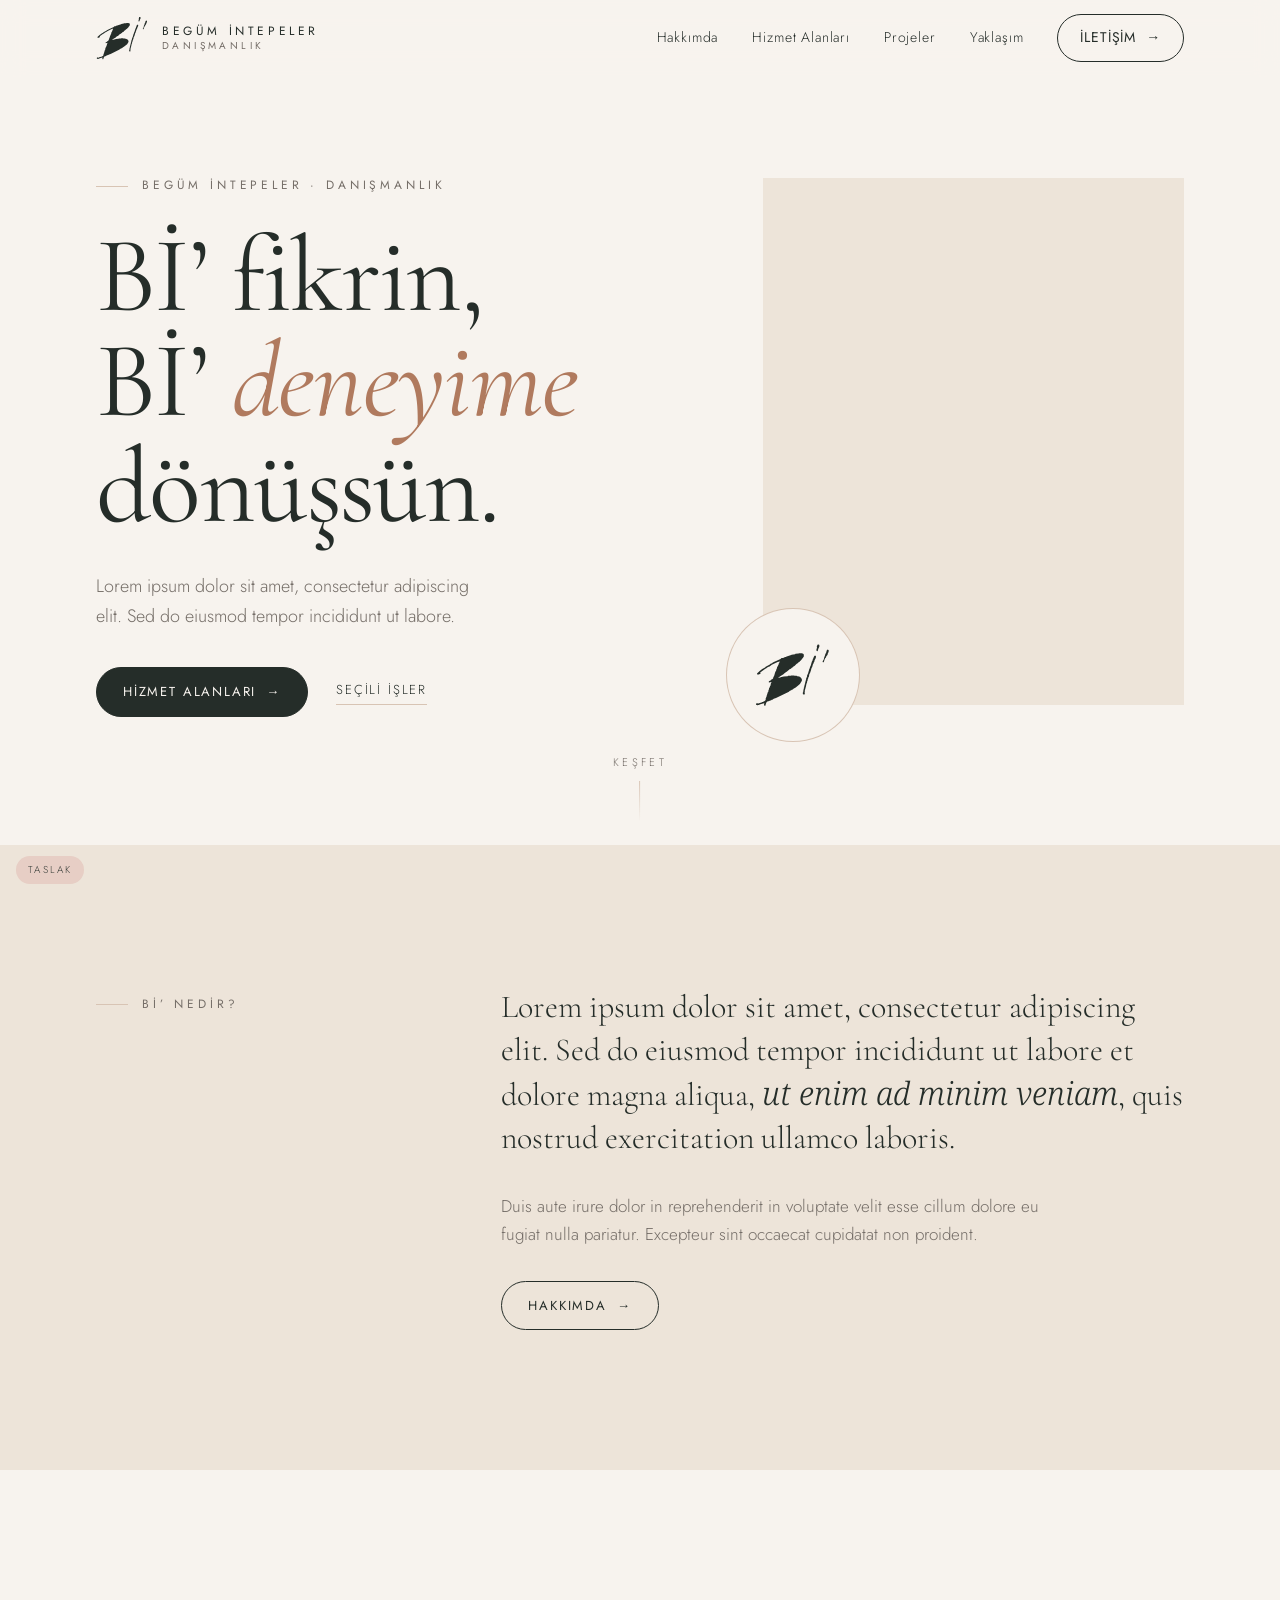
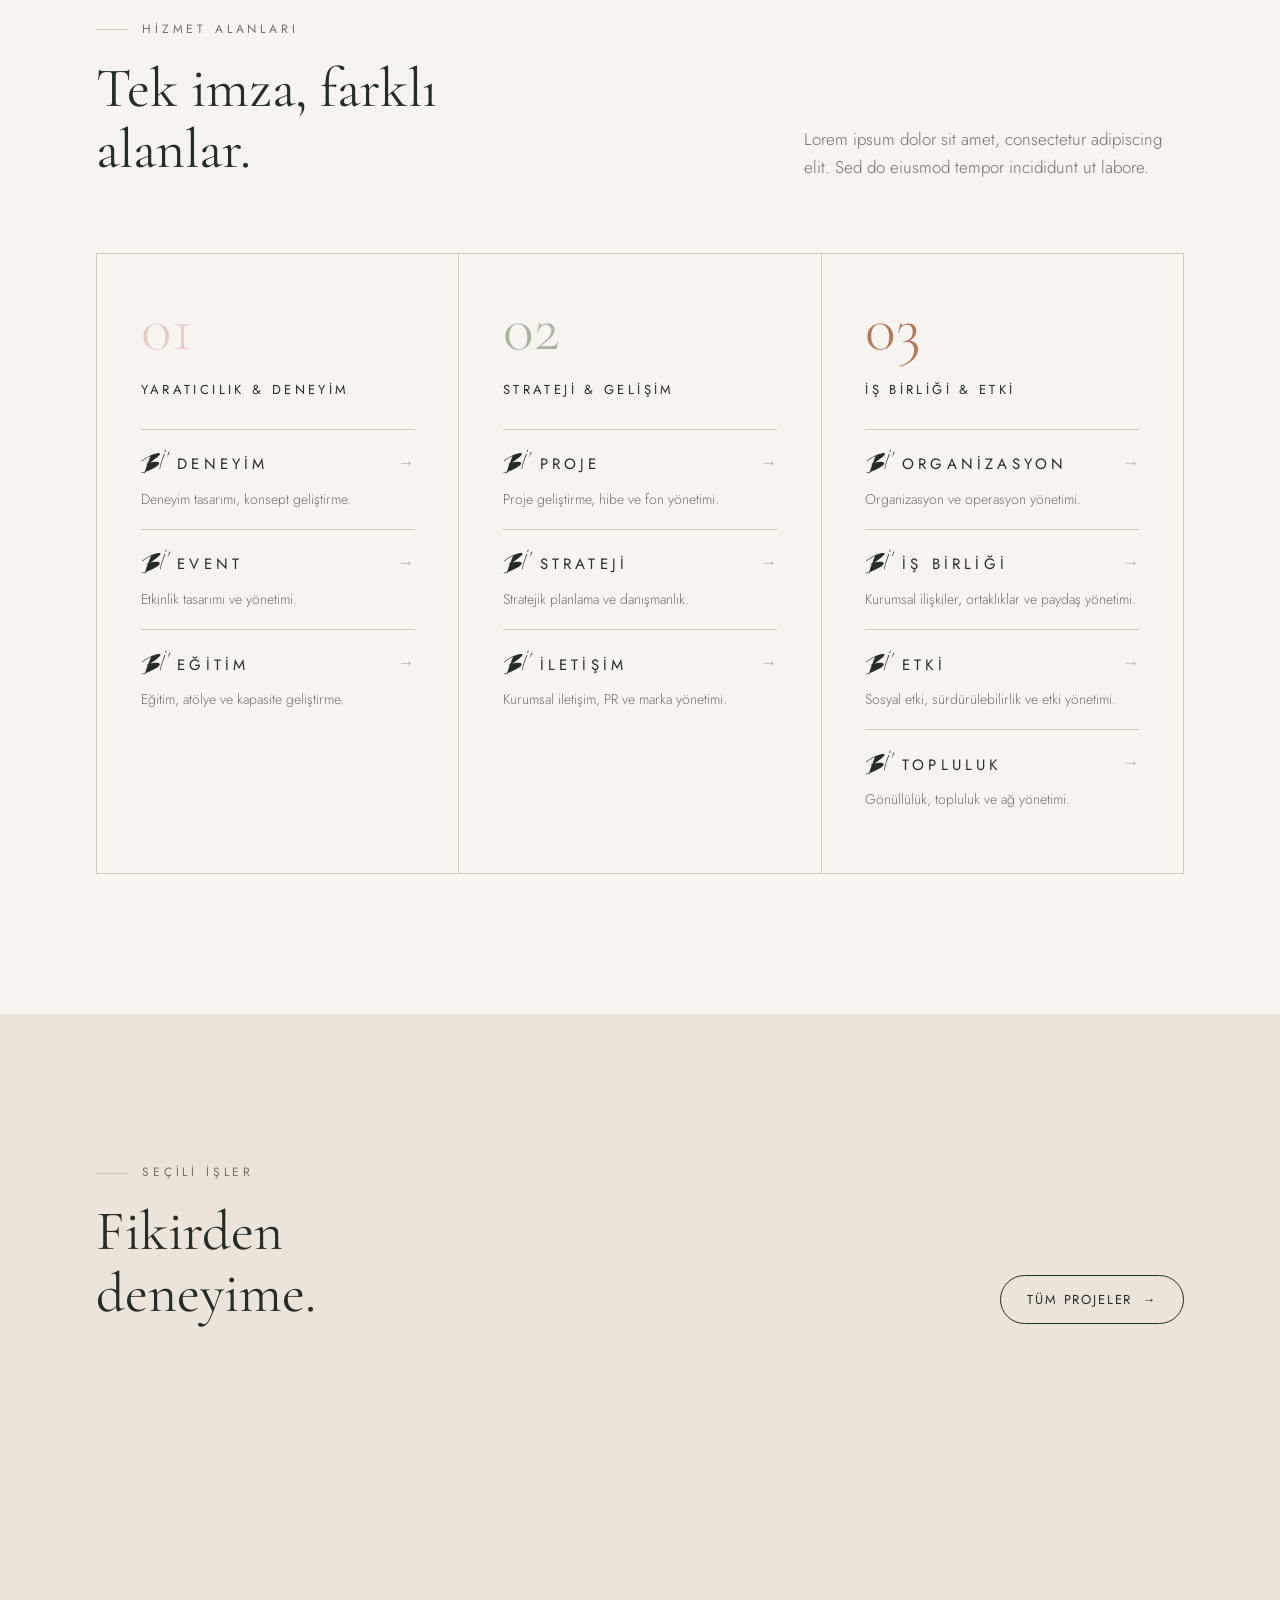
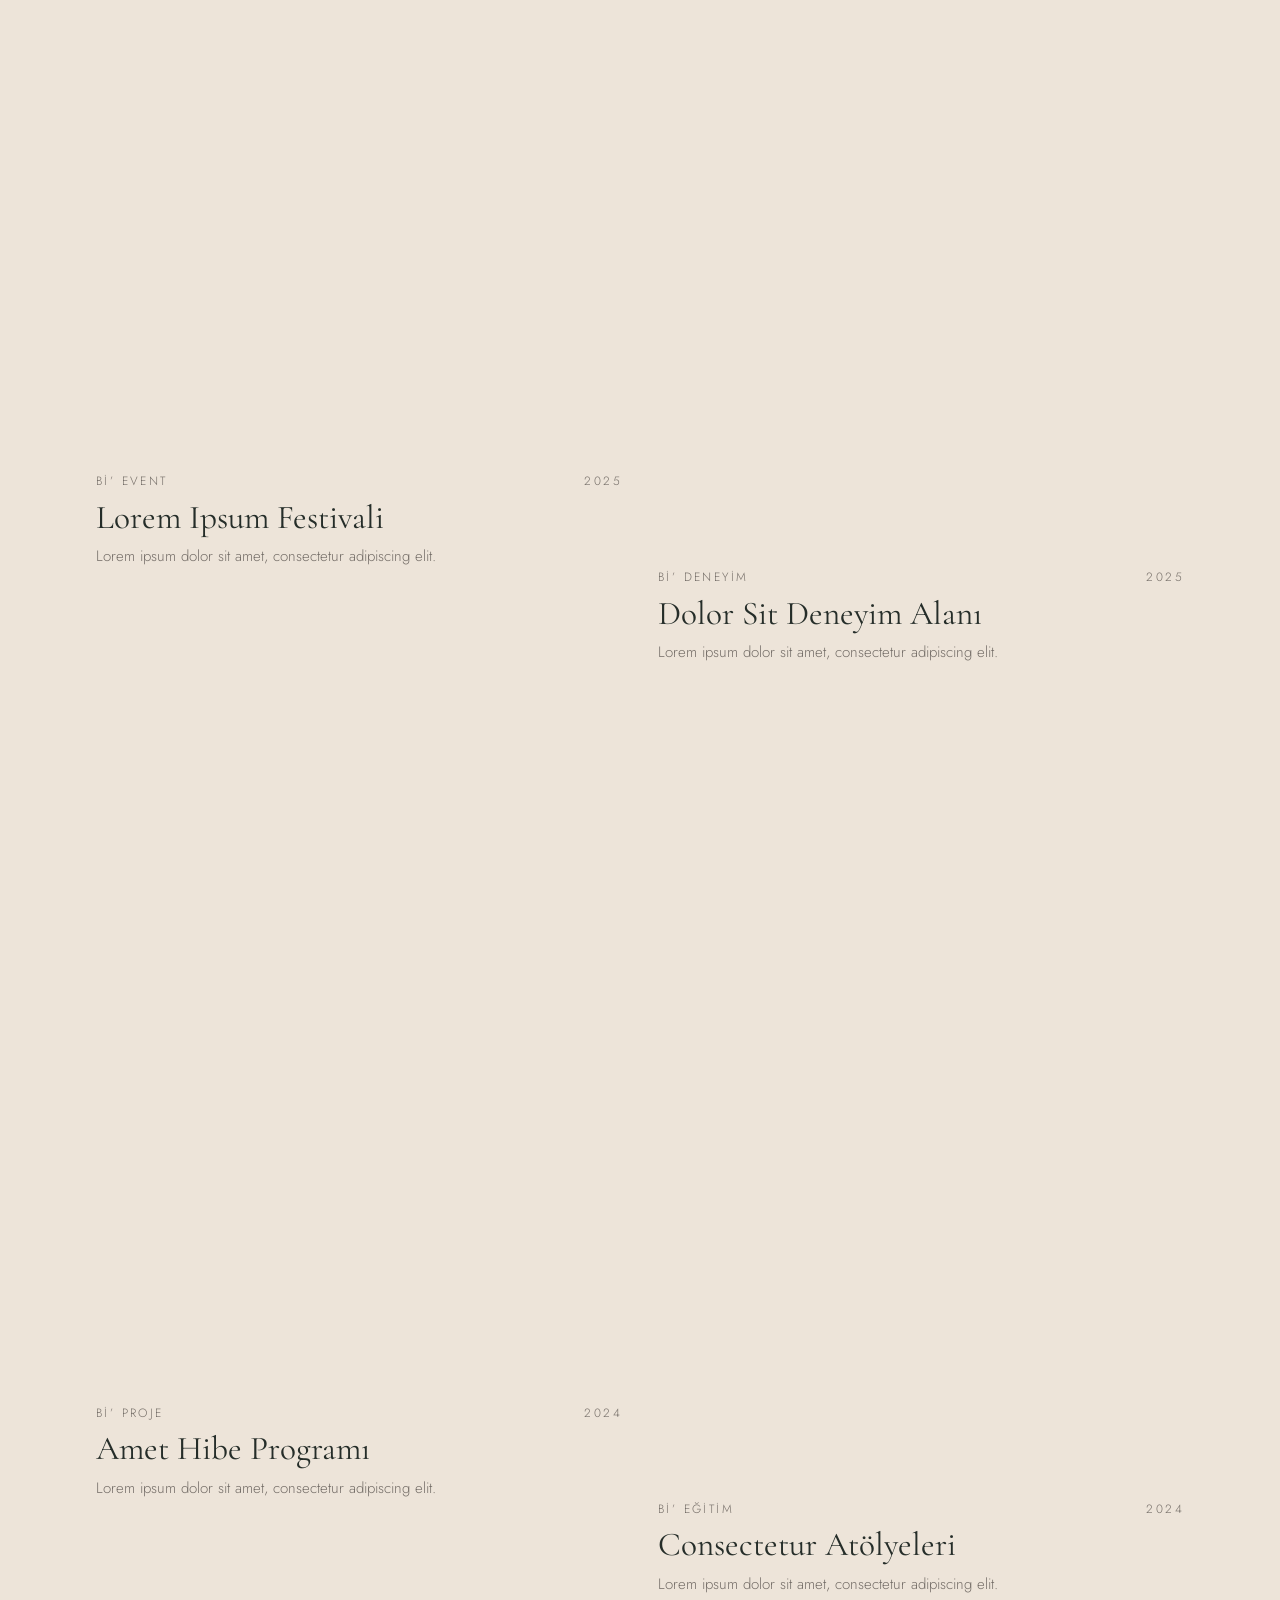
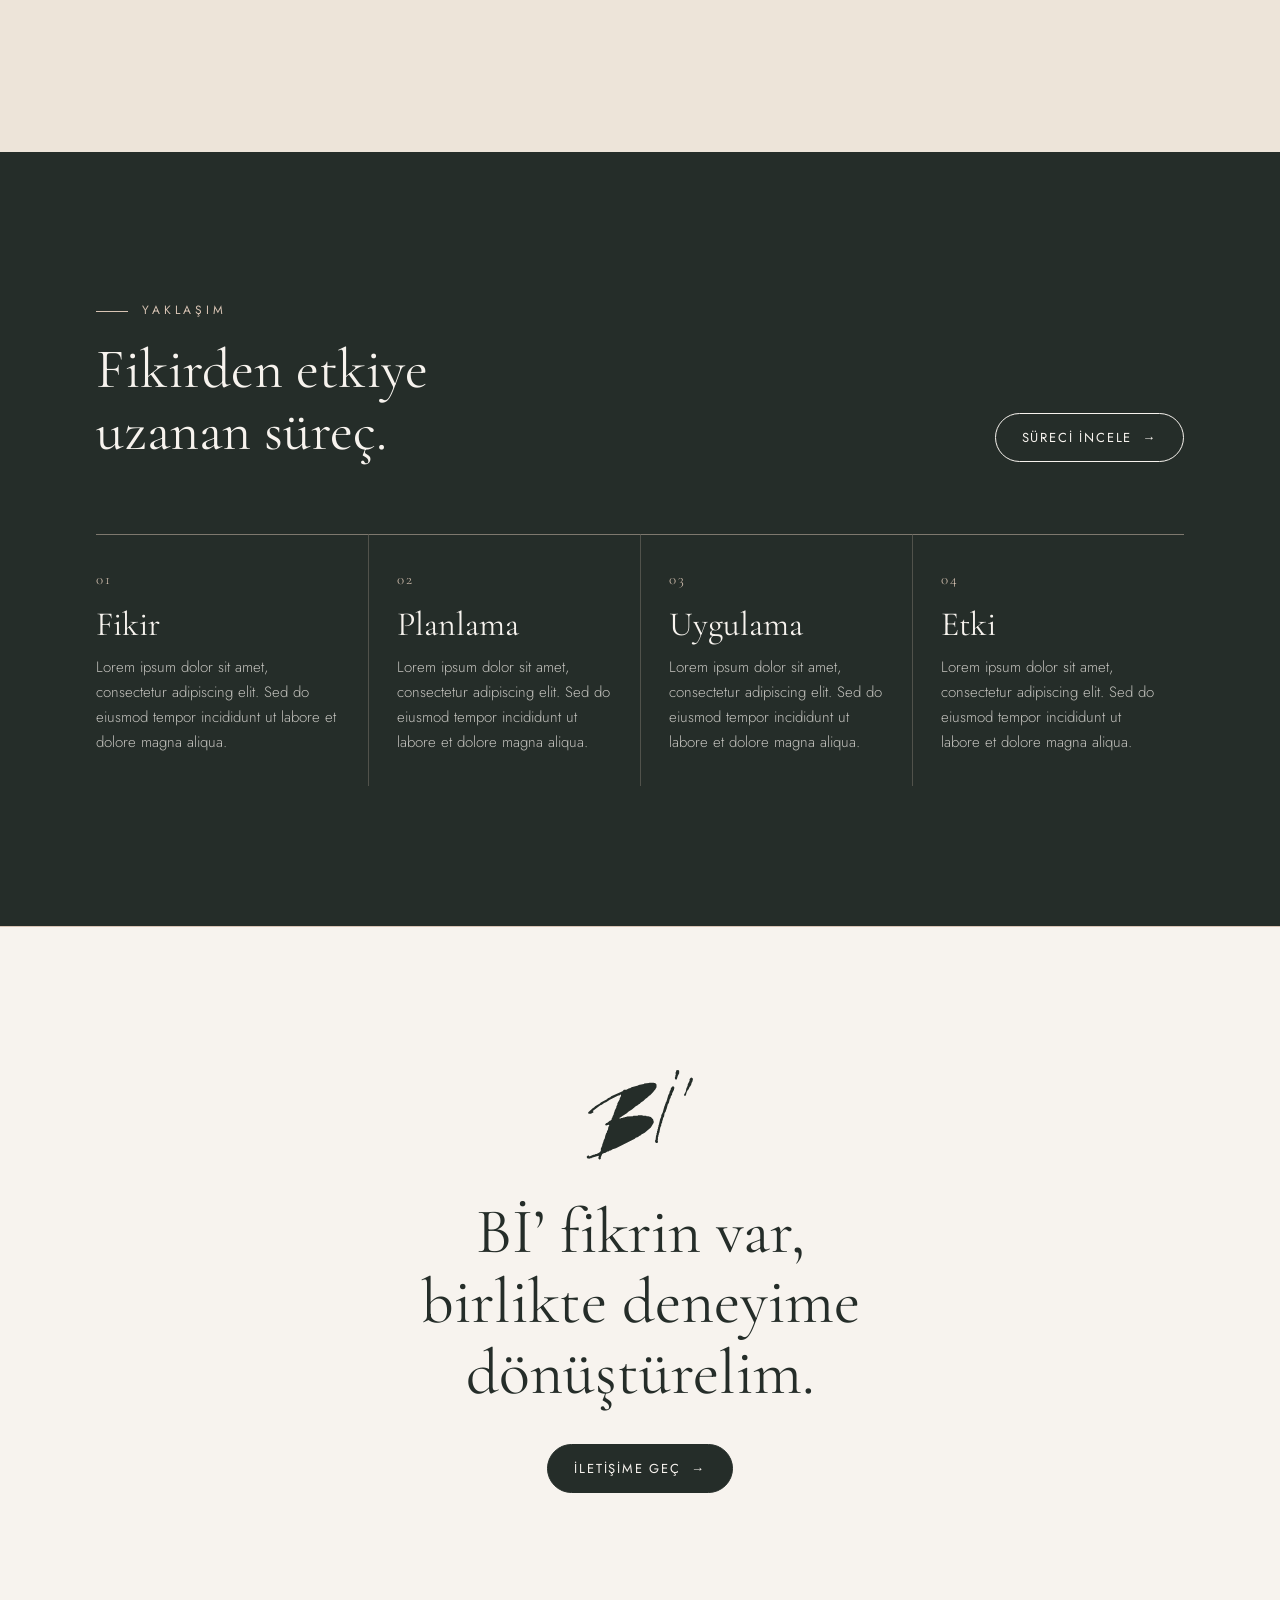
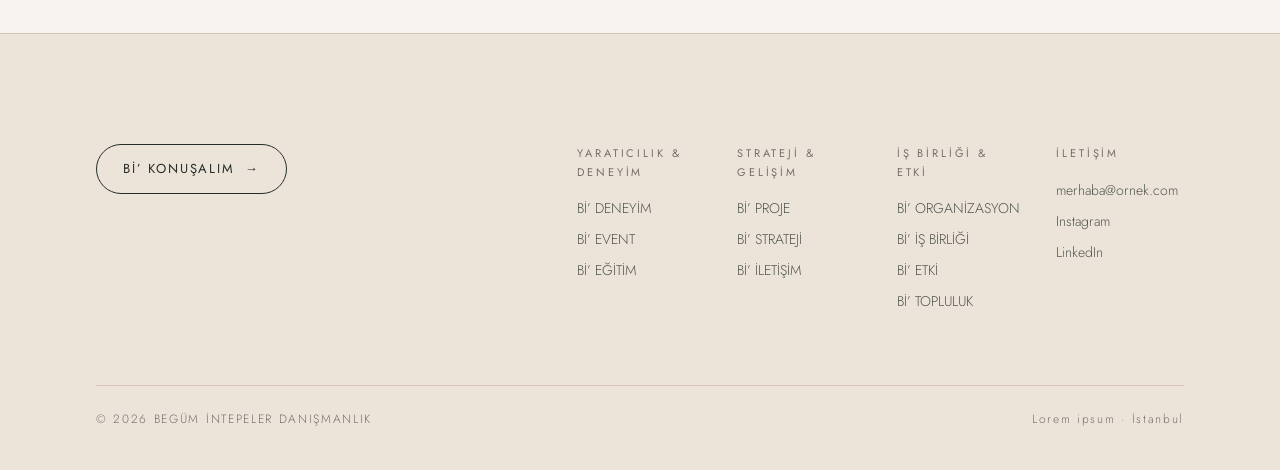
<file: index.html>
<!doctype html>
<html lang="tr">
<head>
  <meta charset="utf-8">
  <meta name="viewport" content="width=device-width, initial-scale=1">
  <title>Bİ’ — Begüm İntepeler Danışmanlık</title>
  <meta name="description" content="Bİ’ fikrin, Bİ’ deneyime dönüşsün. Begüm İntepeler Danışmanlık.">
  <link rel="icon" href="assets/img/bi-monogram.svg">
  <link rel="preconnect" href="https://fonts.googleapis.com">
  <link rel="preconnect" href="https://fonts.gstatic.com" crossorigin>
  <link href="https://fonts.googleapis.com/css2?family=Cormorant+Garamond:ital,wght@0,400;0,500;1,400&family=Jost:wght@300;400&family=Noto+Serif:ital@1&display=swap" rel="stylesheet">
  <link rel="stylesheet" href="assets/css/style.css">
</head>
<body data-page="home" data-render="home">
  <div id="site-header"></div>

  <main>
    <!-- İlk ekran: büyük Bİ’ imzası + ad + slogan -->
    <section class="hero2">
      <div class="wrap hero2__grid">
        <div class="hero2__text">
          <span class="eyebrow fade-up">Begüm İntepeler · Danışmanlık</span>
          <h1 class="hero2__slogan">
            <span class="line fade-up" style="animation-delay:.15s">Bİ’ fikrin,</span>
            <span class="line fade-up" style="animation-delay:.35s">Bİ’ <em>deneyime</em></span>
            <span class="line fade-up" style="animation-delay:.55s">dönüşsün.</span>
          </h1>
          <p class="hero2__lead fade-up" style="animation-delay:.8s">Lorem ipsum dolor sit amet, consectetur adipiscing elit. Sed do eiusmod tempor incididunt ut labore.</p>
          <div class="hero2__cta fade-up" style="animation-delay:.95s">
            <a href="hizmetler.html" class="btn btn--fill">Hizmet alanları <span class="arr">→</span></a>
            <a href="projeler.html" class="link-u">Seçili işler</a>
          </div>
        </div>
        <div class="hero2__media fade-up" style="animation-delay:.4s">
          <div class="ph ph--tall tone-5" data-label="Fotoğraf" style="--img:url(https://picsum.photos/id/7/1000/1250)"></div>
          <span class="hero2__sig"><span class="sig sig-draw" style="animation-delay:.9s" role="img" aria-label="Bİ’"></span></span>
        </div>
      </div>
      <div class="hero__scroll">KEŞFET</div>
    </section>

    <!-- Kısa marka tanımı -->
    <section class="section section--sand">
      <div class="wrap split">
        <div class="reveal"><span class="eyebrow">Bİ’ nedir?</span></div>
        <div>
          <p class="lead reveal">Lorem ipsum dolor sit amet, consectetur adipiscing elit. Sed do eiusmod tempor incididunt ut labore et dolore magna aliqua, <em class="italic">ut enim ad minim veniam</em>, quis nostrud exercitation ullamco laboris.</p>
          <p class="muted reveal" style="max-width:56ch">Duis aute irure dolor in reprehenderit in voluptate velit esse cillum dolore eu fugiat nulla pariatur. Excepteur sint occaecat cupidatat non proident.</p>
          <a href="hakkimda.html" class="btn reveal" style="margin-top:16px">Hakkımda <span class="arr">→</span></a>
        </div>
      </div>
    </section>

    <!-- Hizmet alanları: üç grup -->
    <section class="section">
      <div class="wrap">
        <div class="section-head">
          <div class="reveal">
            <span class="eyebrow">Hizmet alanları</span>
            <h2 class="h2">Tek imza, farklı alanlar.</h2>
          </div>
          <p class="muted reveal" style="max-width:38ch;margin:0">Lorem ipsum dolor sit amet, consectetur adipiscing elit. Sed do eiusmod tempor incididunt ut labore.</p>
        </div>
        <div id="home-groups"></div>
      </div>
    </section>

    <!-- Seçili işler -->
    <section class="section section--sand">
      <div class="wrap">
        <div class="section-head">
          <div class="reveal">
            <span class="eyebrow">Seçili işler</span>
            <h2 class="h2">Fikirden deneyime.</h2>
          </div>
          <a href="projeler.html" class="btn reveal">Tüm projeler <span class="arr">→</span></a>
        </div>
        <div class="works works--stagger" id="home-works"></div>
      </div>
    </section>

    <!-- Yaklaşım -->
    <section class="section section--ink">
      <div class="wrap">
        <div class="section-head">
          <div class="reveal">
            <span class="eyebrow">Yaklaşım</span>
            <h2 class="h2">Fikirden etkiye uzanan süreç.</h2>
          </div>
          <a href="yaklasim.html" class="btn reveal">Süreci incele <span class="arr">→</span></a>
        </div>
        <div id="home-steps"></div>
      </div>
    </section>

    <!-- Çağrı -->
    <section class="section cta">
      <div class="wrap reveal">
        <span class="sig" aria-hidden="true"></span>
        <h2>Bİ’ fikrin var, birlikte deneyime dönüştürelim.</h2>
        <a href="iletisim.html" class="btn btn--fill">İletişime geç <span class="arr">→</span></a>
      </div>
    </section>
  </main>

  <div id="site-footer"></div>
  <script src="assets/js/main.js"></script>
</body>
</html>
</file>
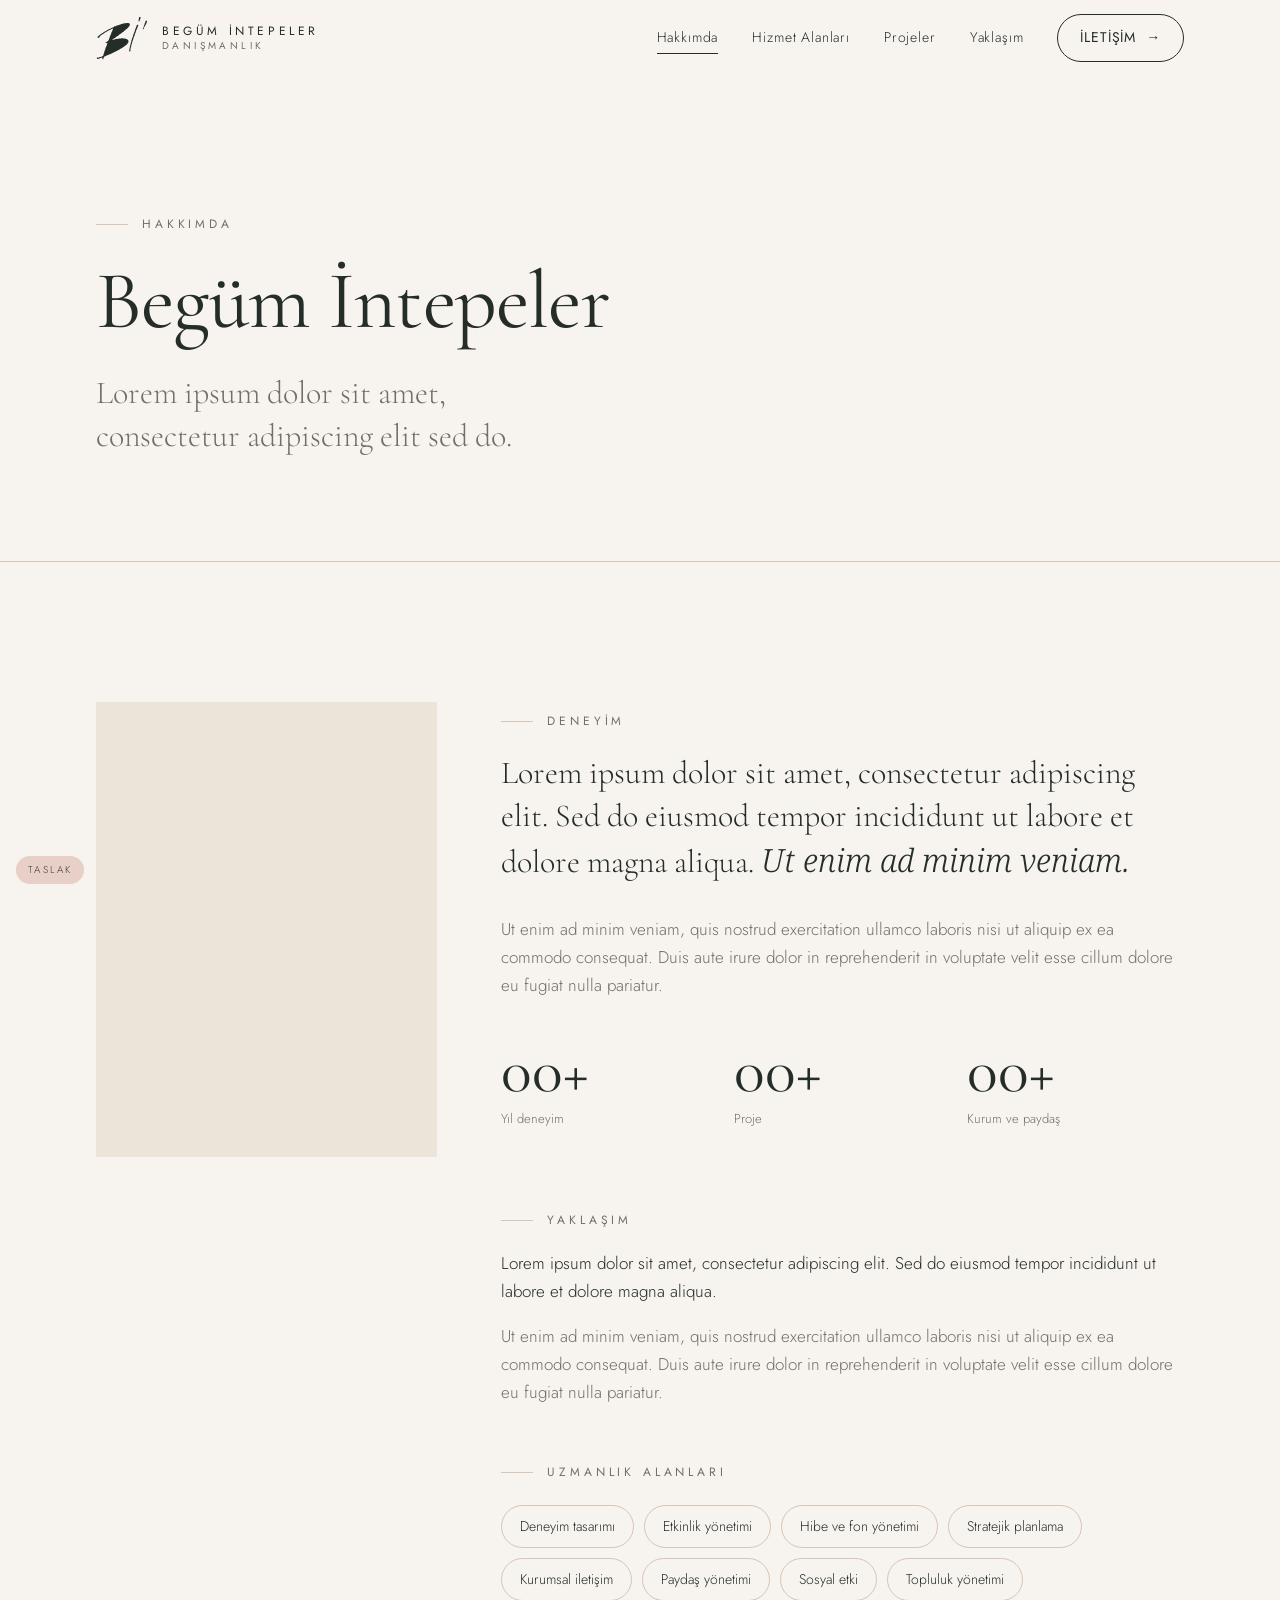
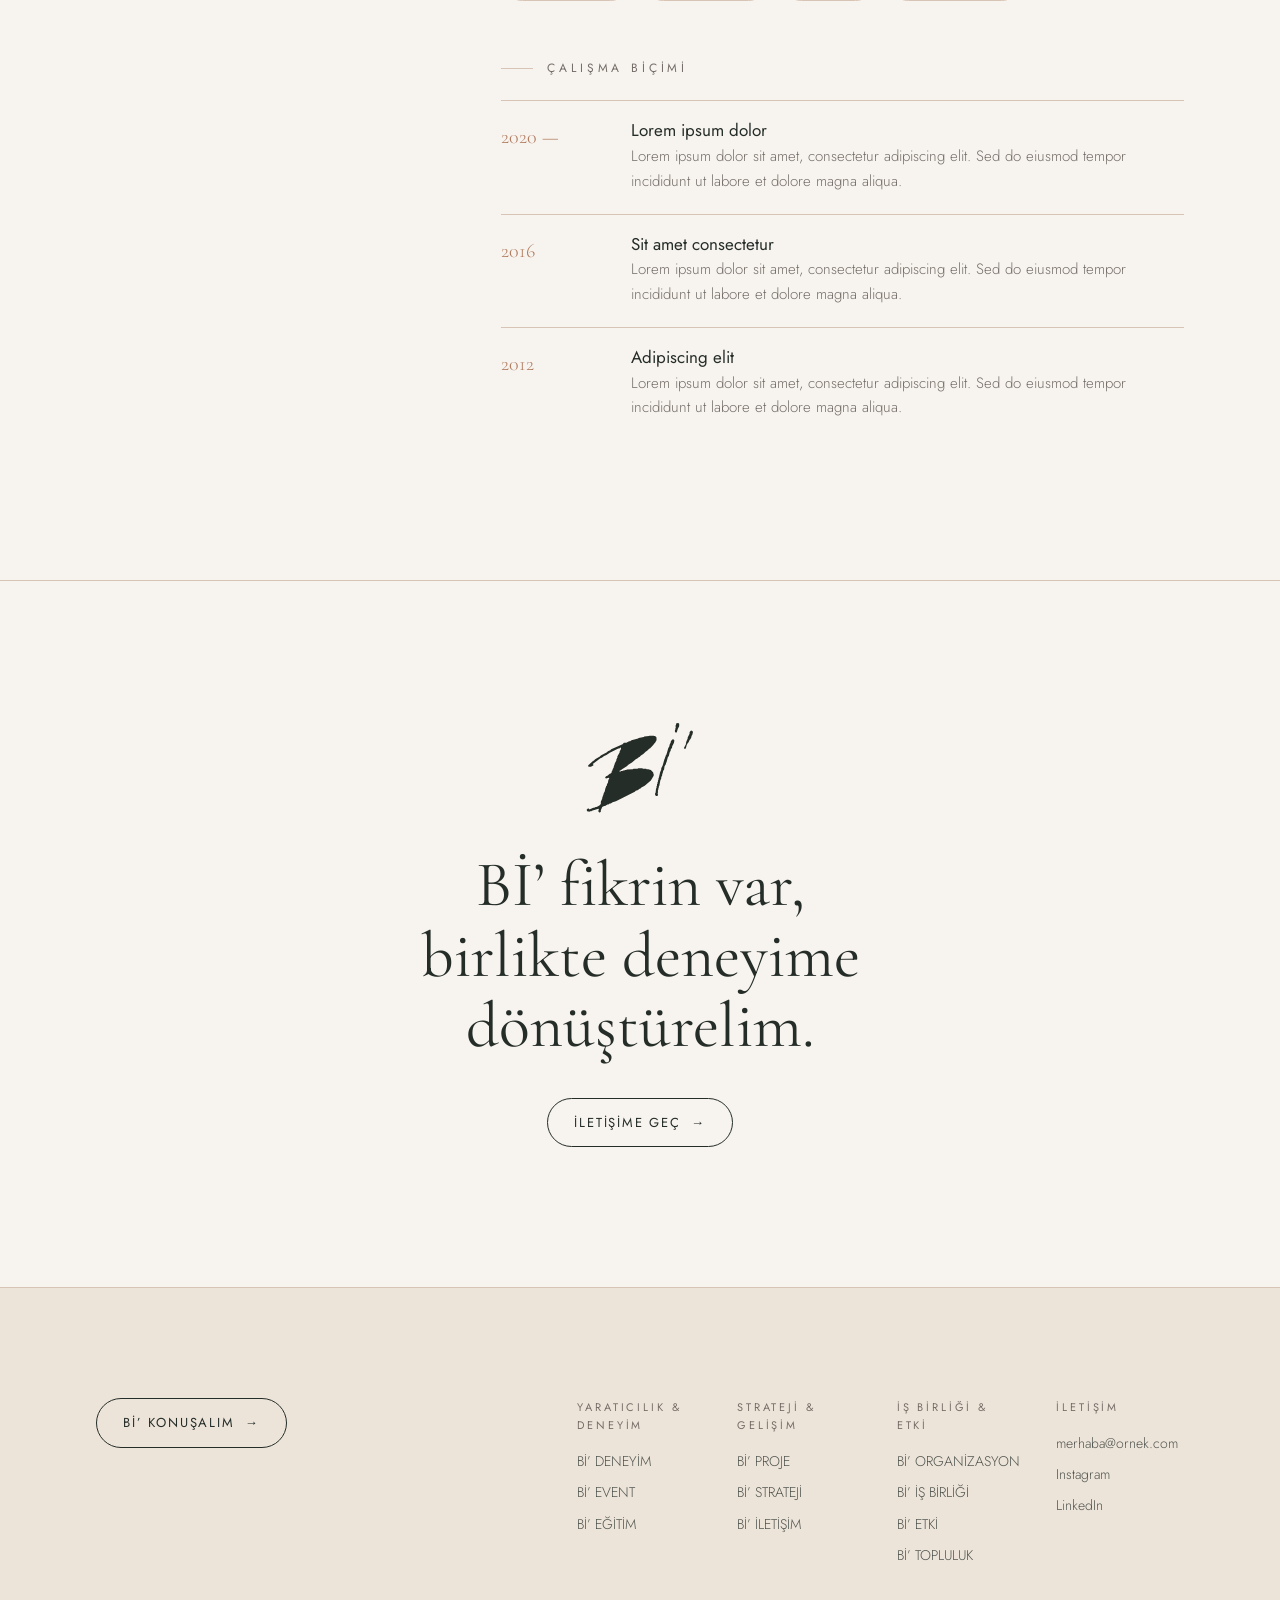
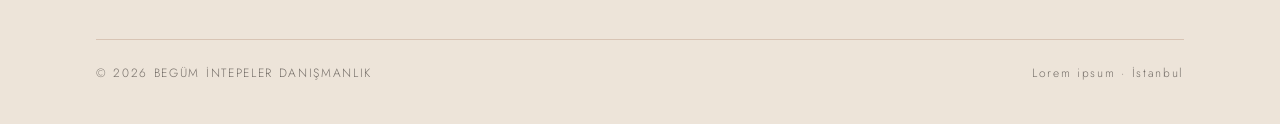
<file: hakkimda.html>
<!doctype html>
<html lang="tr">
<head>
  <meta charset="utf-8">
  <meta name="viewport" content="width=device-width, initial-scale=1">
  <title>Hakkımda — Bİ’ Begüm İntepeler</title>
  <link rel="icon" href="assets/img/bi-monogram.svg">
  <link rel="preconnect" href="https://fonts.googleapis.com">
  <link rel="preconnect" href="https://fonts.gstatic.com" crossorigin>
  <link href="https://fonts.googleapis.com/css2?family=Cormorant+Garamond:ital,wght@0,400;0,500;1,400&family=Jost:wght@300;400&family=Noto+Serif:ital@1&display=swap" rel="stylesheet">
  <link rel="stylesheet" href="assets/css/style.css">
</head>
<body data-page="hakkimda" data-render="">
  <div id="site-header"></div>
  <main>
    <section class="page-hero">
      <div class="wrap">
        <span class="eyebrow">Hakkımda</span>
        <h1 class="display fade-up">Begüm İntepeler</h1>
        <p class="lead">Lorem ipsum dolor sit amet, consectetur adipiscing elit sed do.</p>
      </div>
    </section>
    <section class="section">
      <div class="wrap split">
        <div><div class="portrait"><div class="ph ph--tall tone-1" data-label="Portre fotoğrafı" style="--img:url(https://picsum.photos/id/64/900/1200)"></div></div></div>
        <div>
          <span class="eyebrow reveal">Deneyim</span>
          <p class="lead reveal" style="margin-top:20px">Lorem ipsum dolor sit amet, consectetur adipiscing elit. Sed do eiusmod tempor incididunt ut labore et dolore magna aliqua. <em class="italic">Ut enim ad minim veniam.</em></p>
          <p class="muted reveal">Ut enim ad minim veniam, quis nostrud exercitation ullamco laboris nisi ut aliquip ex ea commodo consequat. Duis aute irure dolor in reprehenderit in voluptate velit esse cillum dolore eu fugiat nulla pariatur.</p>
          <div class="stats reveal">
            <div><strong>00+</strong><span>Yıl deneyim</span></div>
            <div><strong>00+</strong><span>Proje</span></div>
            <div><strong>00+</strong><span>Kurum ve paydaş</span></div>
          </div>

          <span class="eyebrow reveal" style="margin-top:40px">Yaklaşım</span>
          <p class="reveal" style="margin-top:18px">Lorem ipsum dolor sit amet, consectetur adipiscing elit. Sed do eiusmod tempor incididunt ut labore et dolore magna aliqua.</p>
          <p class="muted reveal">Ut enim ad minim veniam, quis nostrud exercitation ullamco laboris nisi ut aliquip ex ea commodo consequat. Duis aute irure dolor in reprehenderit in voluptate velit esse cillum dolore eu fugiat nulla pariatur.</p>

          <span class="eyebrow reveal" style="margin-top:40px">Uzmanlık alanları</span>
          <ul class="pill-list reveal" style="margin:22px 0 48px">
            <li>Deneyim tasarımı</li><li>Etkinlik yönetimi</li><li>Hibe ve fon yönetimi</li><li>Stratejik planlama</li>
            <li>Kurumsal iletişim</li><li>Paydaş yönetimi</li><li>Sosyal etki</li><li>Topluluk yönetimi</li>
          </ul>

          <span class="eyebrow reveal">Çalışma biçimi</span>
          <ul class="timeline reveal" style="margin-top:22px">
            <li><time>2020 —</time><div><h4>Lorem ipsum dolor</h4><p>Lorem ipsum dolor sit amet, consectetur adipiscing elit. Sed do eiusmod tempor incididunt ut labore et dolore magna aliqua.</p></div></li>
            <li><time>2016</time><div><h4>Sit amet consectetur</h4><p>Lorem ipsum dolor sit amet, consectetur adipiscing elit. Sed do eiusmod tempor incididunt ut labore et dolore magna aliqua.</p></div></li>
            <li><time>2012</time><div><h4>Adipiscing elit</h4><p>Lorem ipsum dolor sit amet, consectetur adipiscing elit. Sed do eiusmod tempor incididunt ut labore et dolore magna aliqua.</p></div></li>
          </ul>
        </div>
      </div>
    </section>
    <section class="section cta">
      <div class="wrap reveal">
        <span class="sig" aria-hidden="true"></span>
        <h2>Bİ’ fikrin var, birlikte deneyime dönüştürelim.</h2>
        <a href="iletisim.html" class="btn">İletişime geç <span class="arr">→</span></a>
      </div>
    </section>
  </main>
  <div id="site-footer"></div>
  <script src="assets/js/main.js"></script>
</body>
</html>
</file>
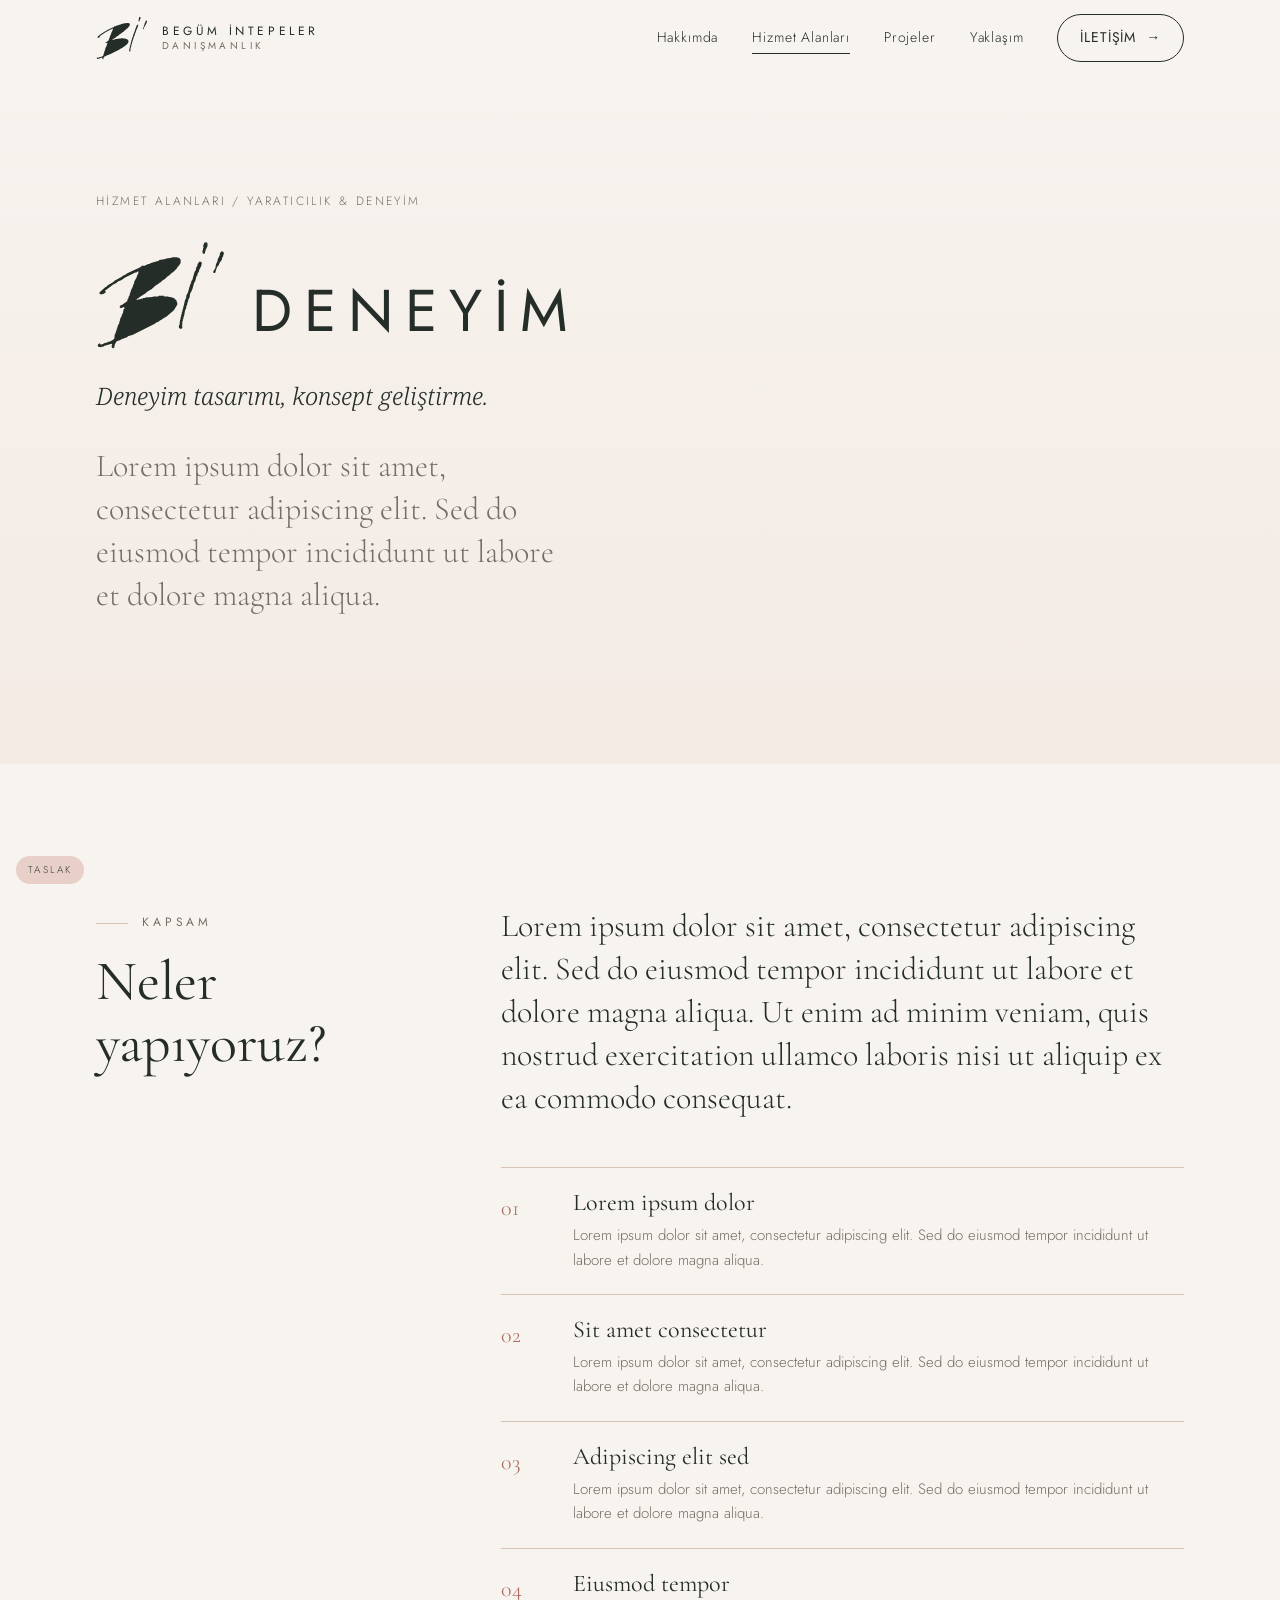
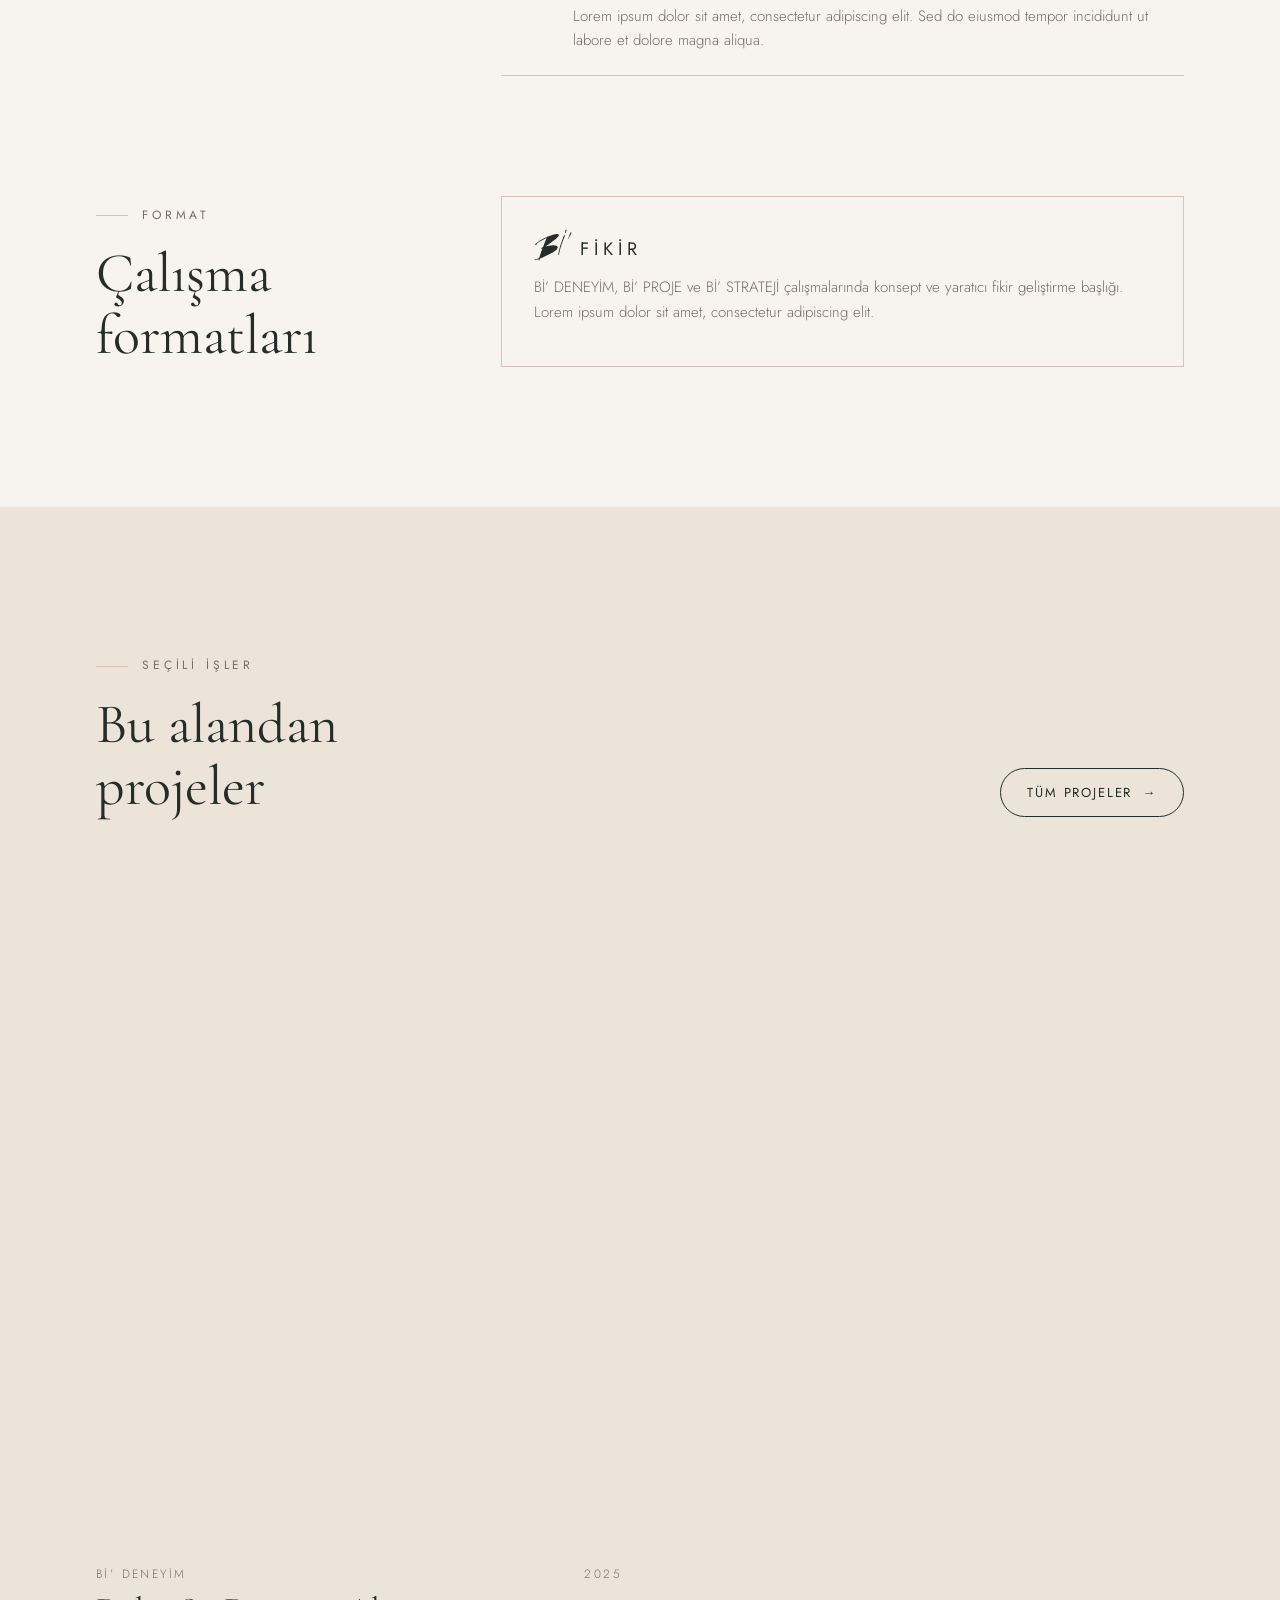
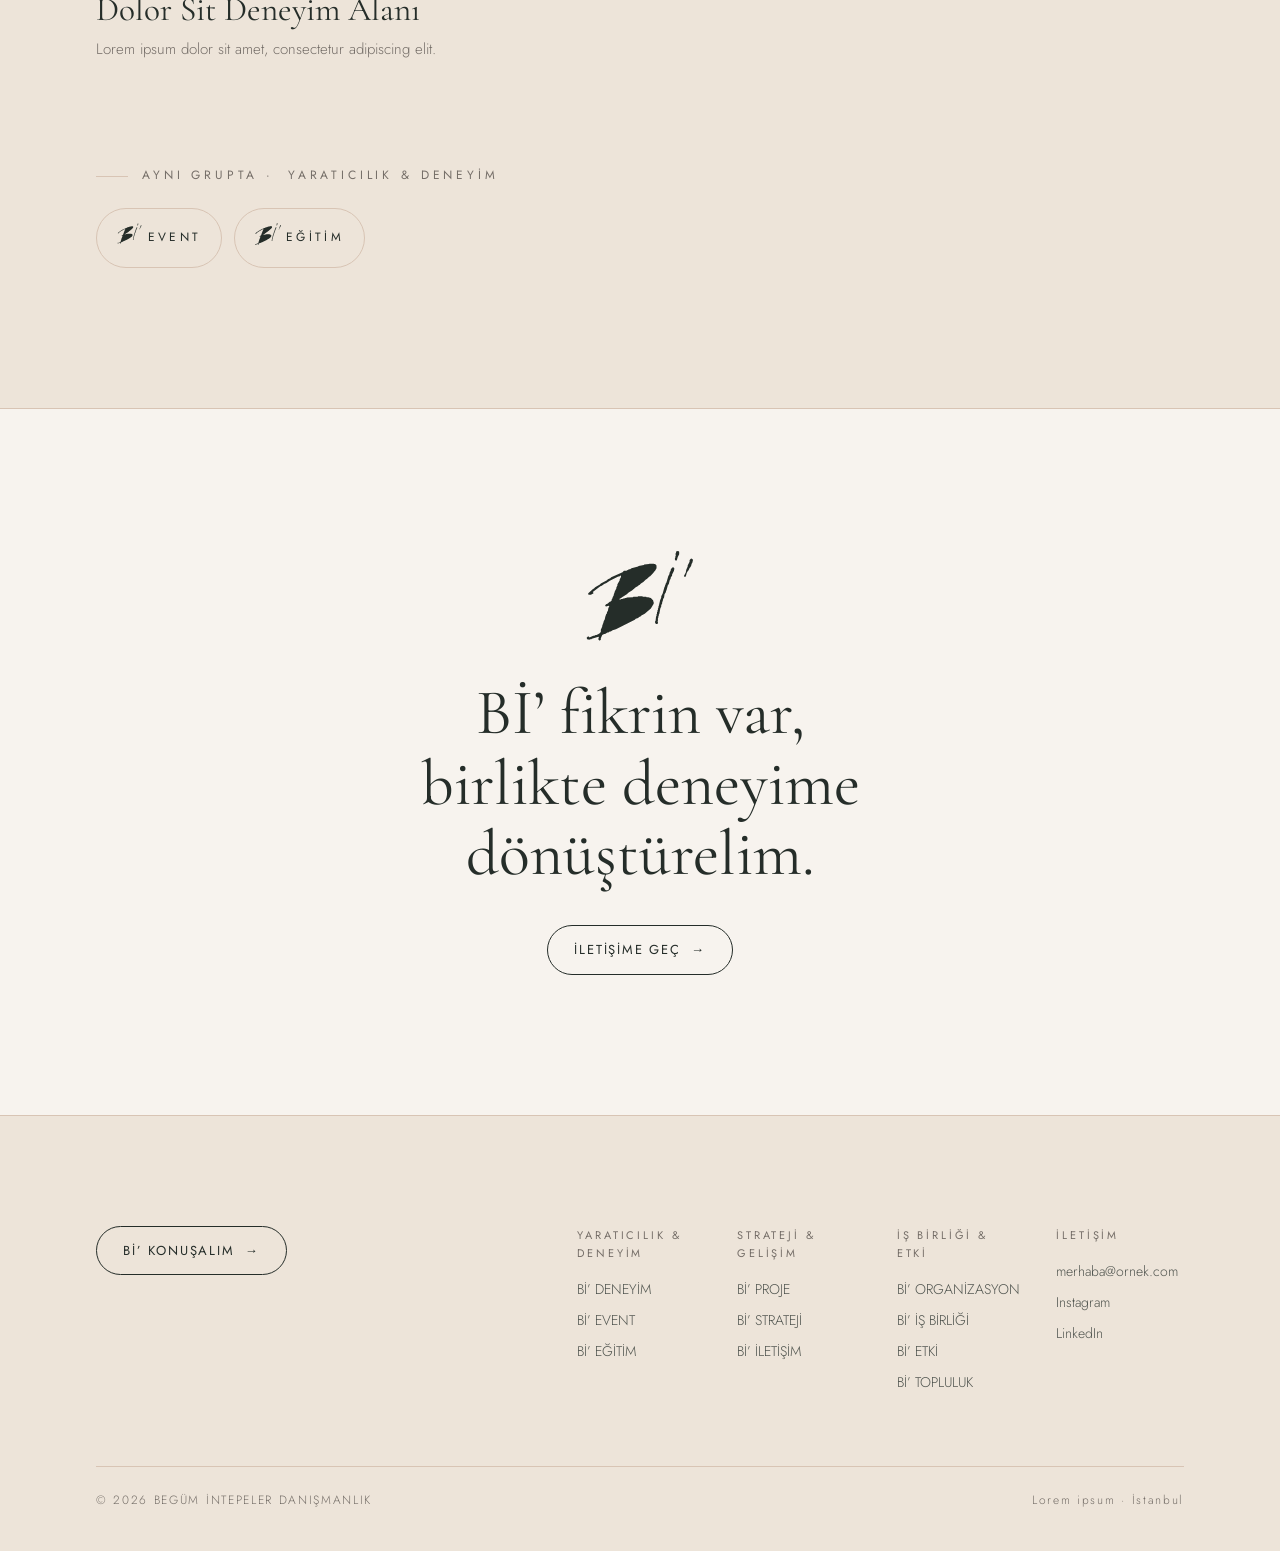
<file: hizmet.html>
<!doctype html>
<html lang="tr">
<head>
  <meta charset="utf-8">
  <meta name="viewport" content="width=device-width, initial-scale=1">
  <title>Hizmet — Bİ’</title>
  <link rel="icon" href="assets/img/bi-monogram.svg">
  <link rel="preconnect" href="https://fonts.googleapis.com">
  <link rel="preconnect" href="https://fonts.gstatic.com" crossorigin>
  <link href="https://fonts.googleapis.com/css2?family=Cormorant+Garamond:ital,wght@0,400;0,500;1,400&family=Jost:wght@300;400&family=Noto+Serif:ital@1&display=swap" rel="stylesheet">
  <link rel="stylesheet" href="assets/css/style.css">
</head>
<body data-page="hizmetler" data-render="hizmet">
  <div id="site-header"></div>
  <main>
    <section class="svc-hero" id="svc-hero" data-group="1"></section>
    <section class="section" data-group="1">
      <div class="wrap">
        <div id="svc-body"></div>
        <div id="svc-formats"></div>
      </div>
    </section>
    <section class="section section--sand" data-group="1">
      <div class="wrap">
        <div class="section-head">
          <div class="reveal"><span class="eyebrow">Seçili işler</span><h2 class="h2">Bu alandan projeler</h2></div>
          <a href="projeler.html" class="btn reveal">Tüm projeler <span class="arr">→</span></a>
        </div>
        <div class="works" id="svc-works"></div>
        <div style="margin-top:80px">
          <span class="eyebrow">Aynı grupta · <span id="svc-group-name"></span></span>
          <div class="sibs" id="svc-sibs" style="margin-top:22px"></div>
        </div>
      </div>
    </section>
    <section class="section cta">
      <div class="wrap reveal">
        <span class="sig" aria-hidden="true"></span>
        <h2>Bİ’ fikrin var, birlikte deneyime dönüştürelim.</h2>
        <a href="iletisim.html" class="btn">İletişime geç <span class="arr">→</span></a>
      </div>
    </section>
  </main>
  <div id="site-footer"></div>
  <script src="assets/js/main.js"></script>
</body>
</html>
</file>
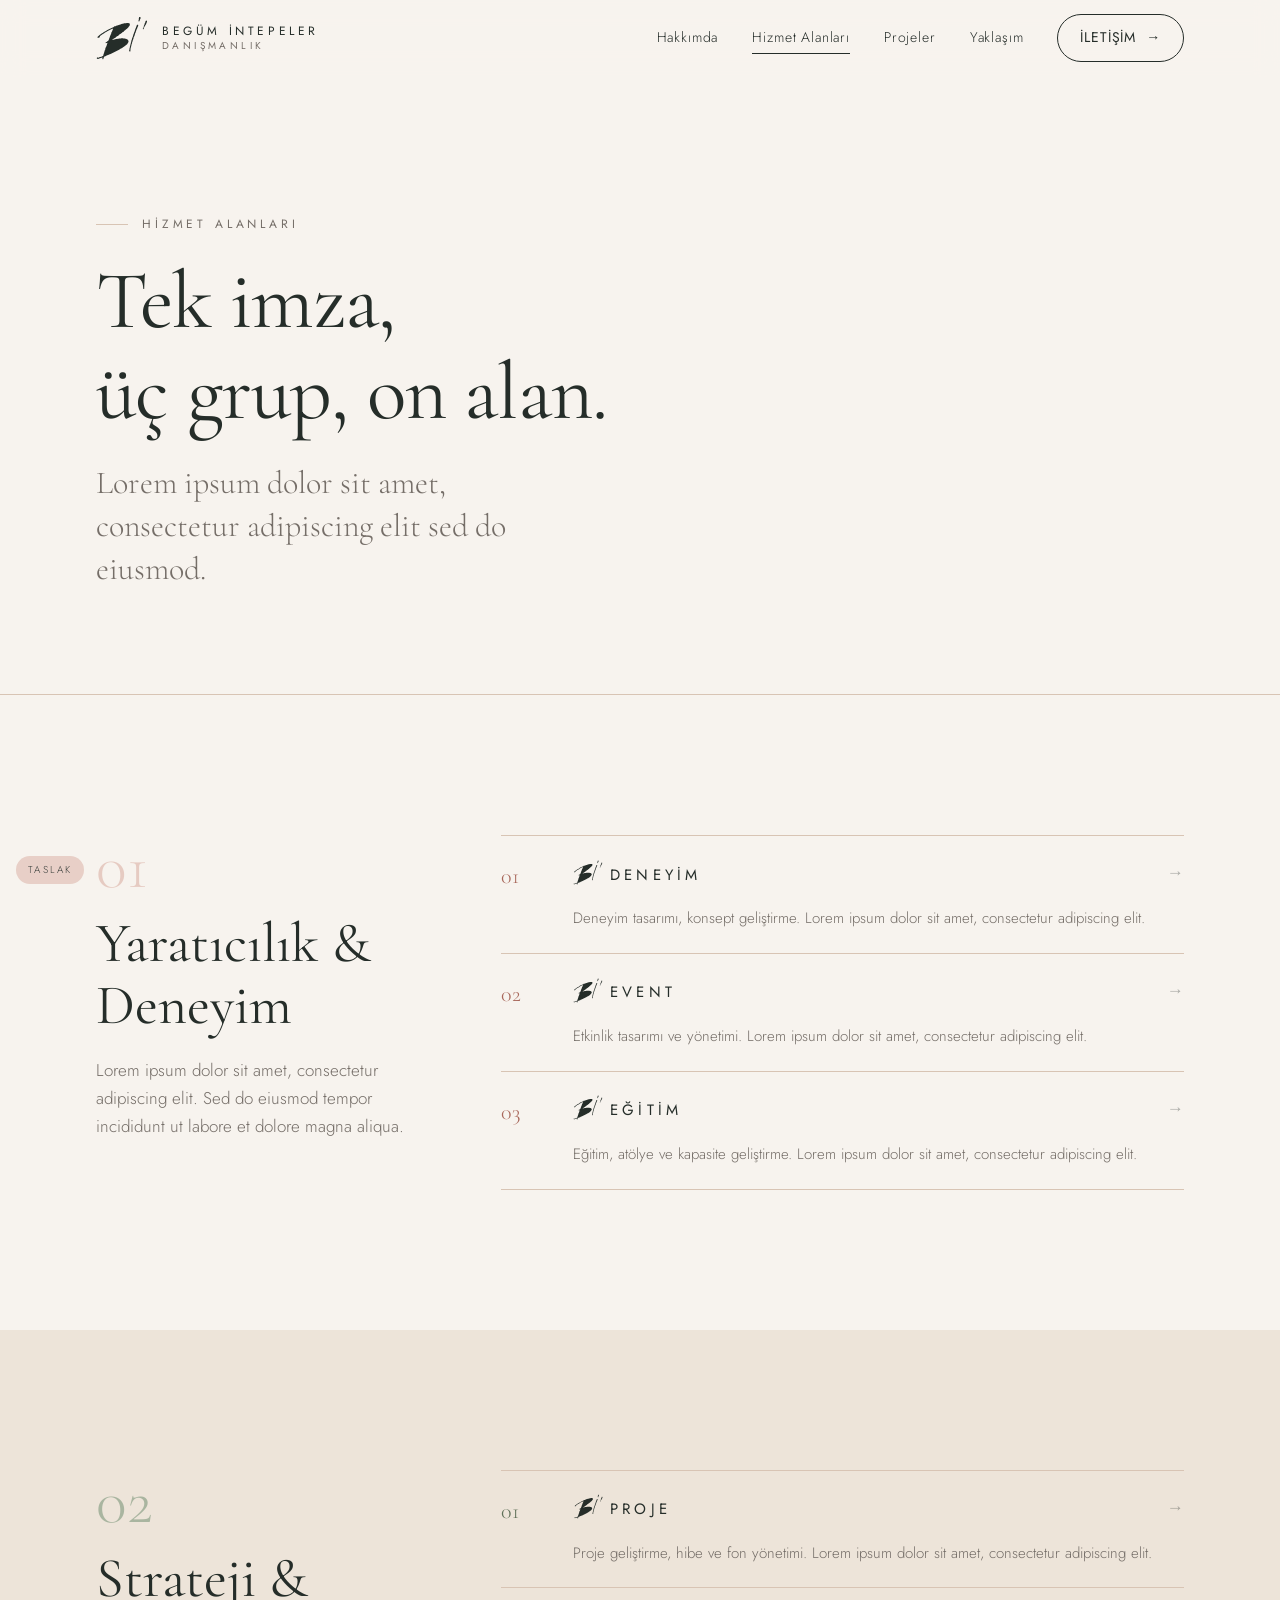
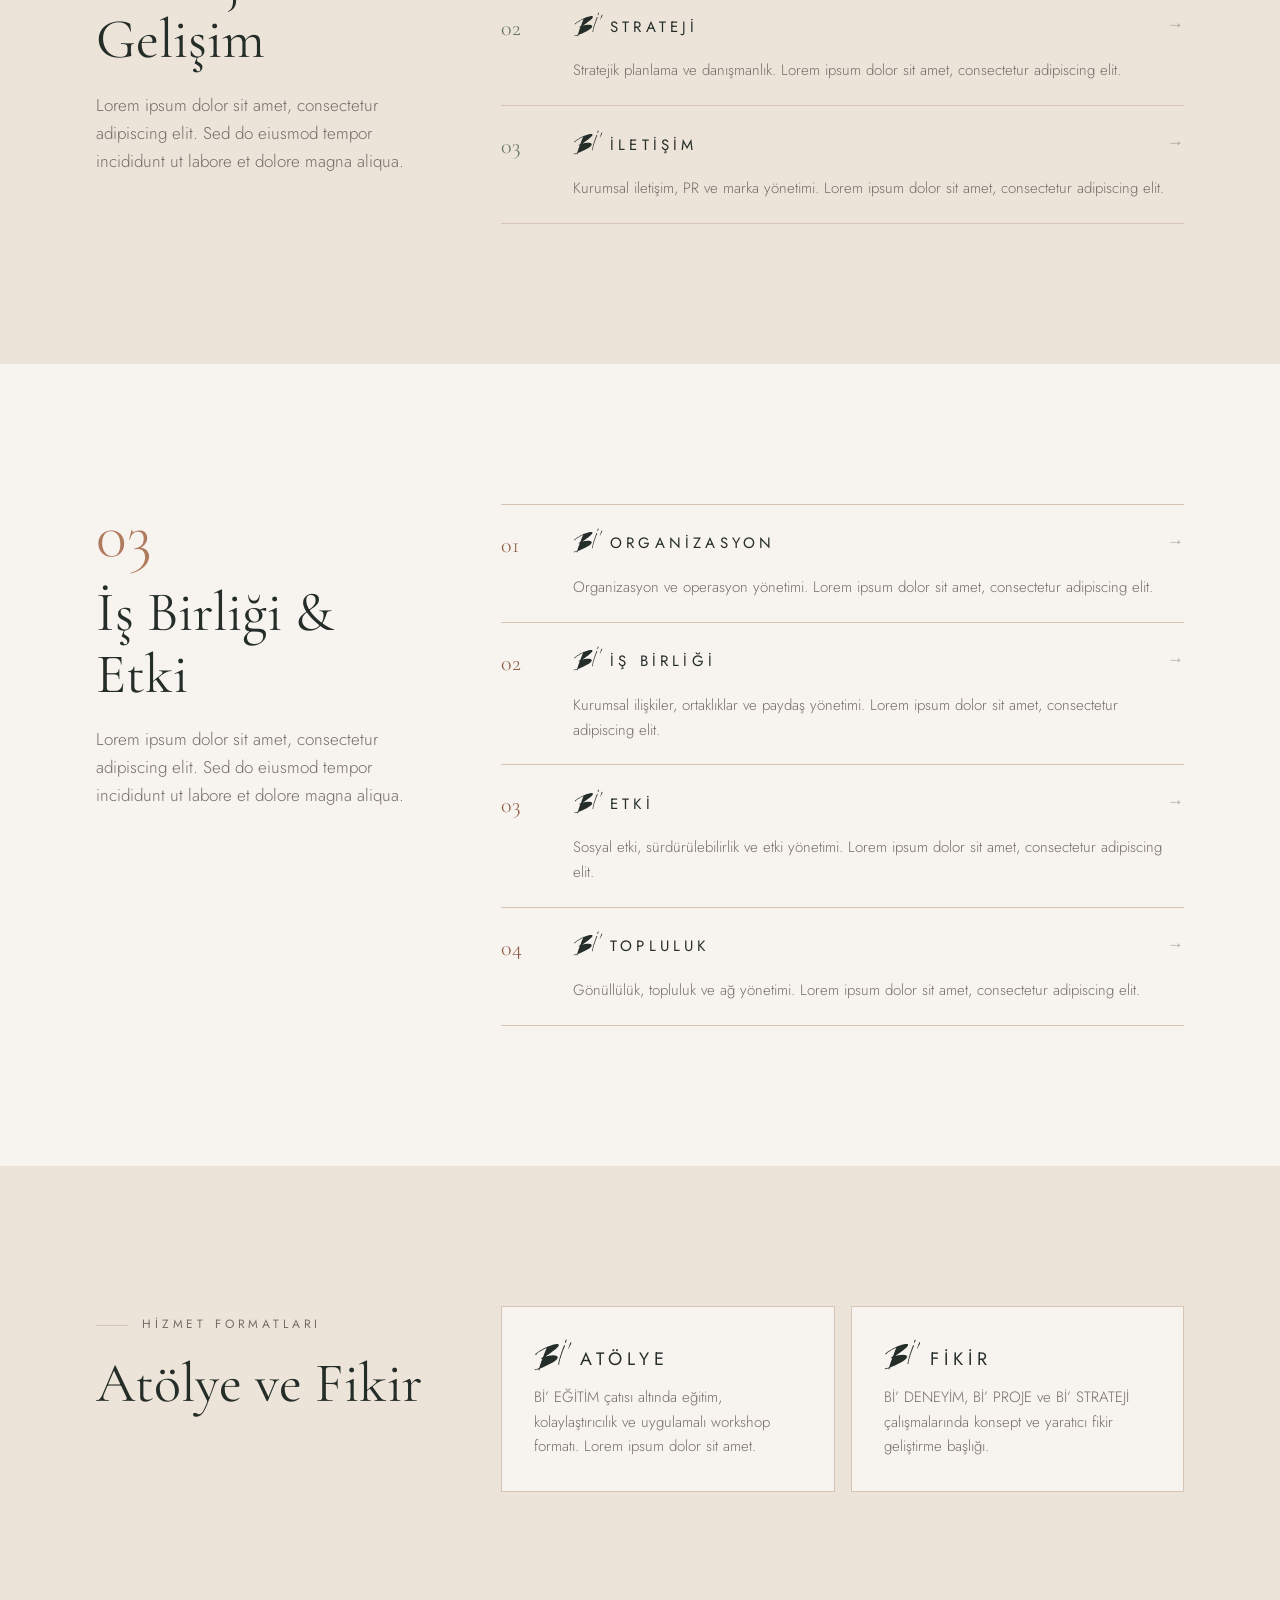
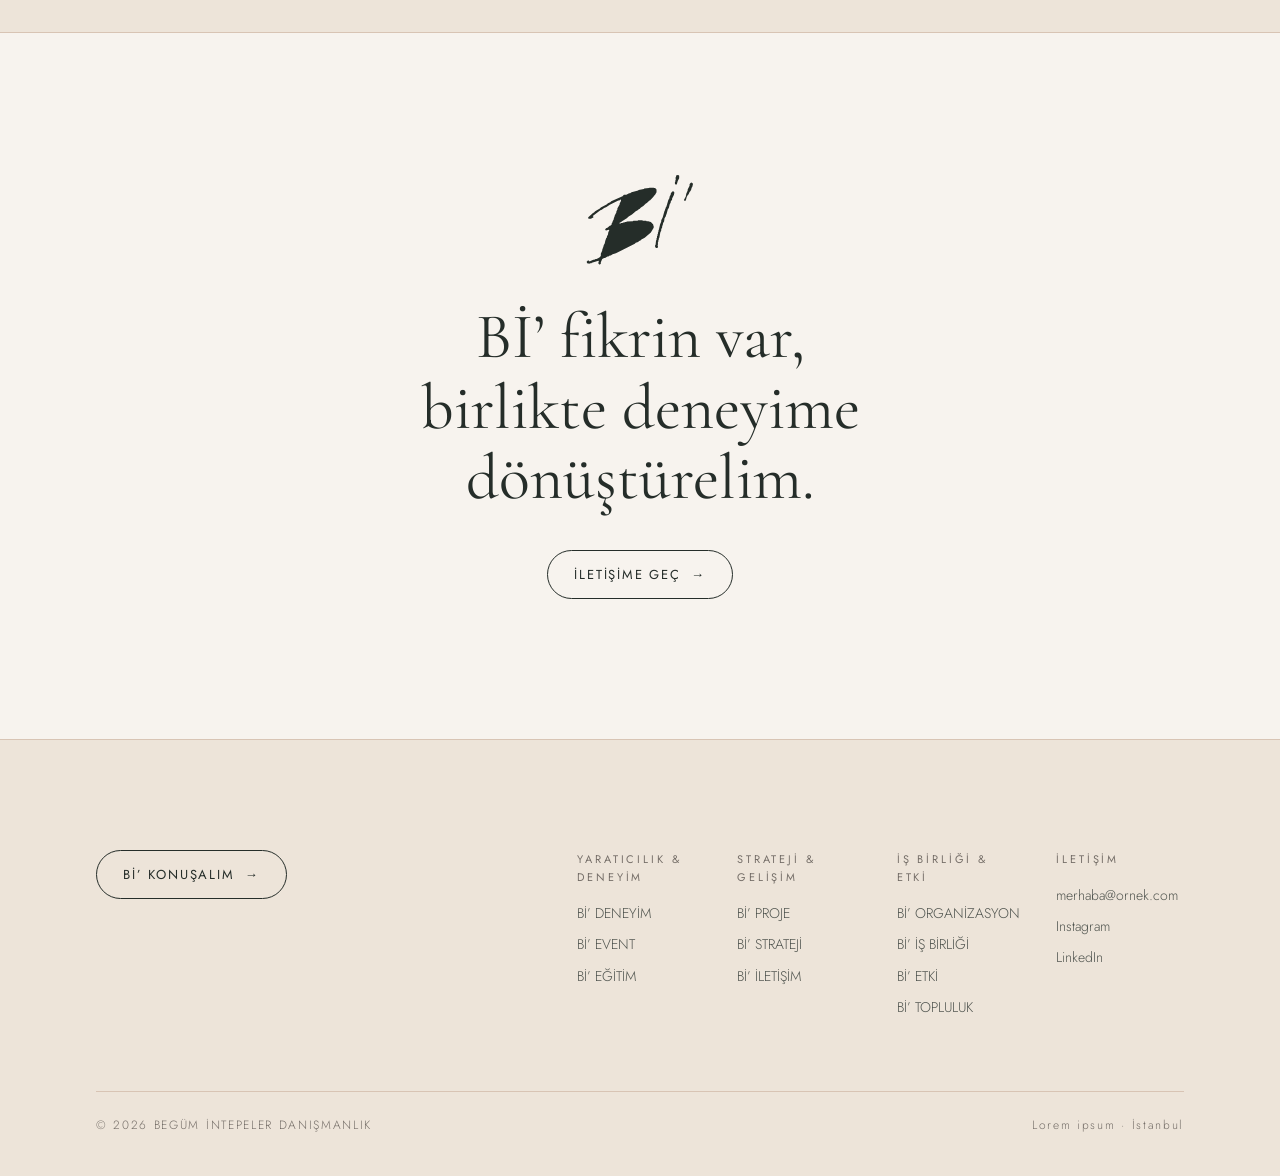
<file: hizmetler.html>
<!doctype html>
<html lang="tr">
<head>
  <meta charset="utf-8">
  <meta name="viewport" content="width=device-width, initial-scale=1">
  <title>Hizmet Alanları — Bİ’</title>
  <link rel="icon" href="assets/img/bi-monogram.svg">
  <link rel="preconnect" href="https://fonts.googleapis.com">
  <link rel="preconnect" href="https://fonts.gstatic.com" crossorigin>
  <link href="https://fonts.googleapis.com/css2?family=Cormorant+Garamond:ital,wght@0,400;0,500;1,400&family=Jost:wght@300;400&family=Noto+Serif:ital@1&display=swap" rel="stylesheet">
  <link rel="stylesheet" href="assets/css/style.css">
</head>
<body data-page="hizmetler" data-render="hizmetler">
  <div id="site-header"></div>
  <main>
    <section class="page-hero">
      <div class="wrap">
        <span class="eyebrow">Hizmet alanları</span>
        <h1 class="display fade-up">Tek imza,<br>üç grup, on alan.</h1>
        <p class="lead">Lorem ipsum dolor sit amet, consectetur adipiscing elit sed do eiusmod.</p>
      </div>
    </section>
    <div id="all-services"></div>
    <section class="section section--sand">
      <div class="wrap split">
        <div class="reveal"><span class="eyebrow">Hizmet formatları</span><h2 class="h2" style="margin-top:18px">Atölye ve Fikir</h2></div>
        <div class="split--even split" style="gap:16px">
          <a class="format-card reveal" href="hizmet.html?s=egitim"><span class="mark" style="font-size:18px;margin-bottom:14px"><span class="sig"></span><span class="mark__name">ATÖLYE</span></span><p>Bİ’ EĞİTİM çatısı altında eğitim, kolaylaştırıcılık ve uygulamalı workshop formatı. Lorem ipsum dolor sit amet.</p></a>
          <a class="format-card reveal" href="hizmet.html?s=deneyim"><span class="mark" style="font-size:18px;margin-bottom:14px"><span class="sig"></span><span class="mark__name">FİKİR</span></span><p>Bİ’ DENEYİM, Bİ’ PROJE ve Bİ’ STRATEJİ çalışmalarında konsept ve yaratıcı fikir geliştirme başlığı.</p></a>
        </div>
      </div>
    </section>
    <section class="section cta">
      <div class="wrap reveal">
        <span class="sig" aria-hidden="true"></span>
        <h2>Bİ’ fikrin var, birlikte deneyime dönüştürelim.</h2>
        <a href="iletisim.html" class="btn">İletişime geç <span class="arr">→</span></a>
      </div>
    </section>
  </main>
  <div id="site-footer"></div>
  <script src="assets/js/main.js"></script>
</body>
</html>
</file>
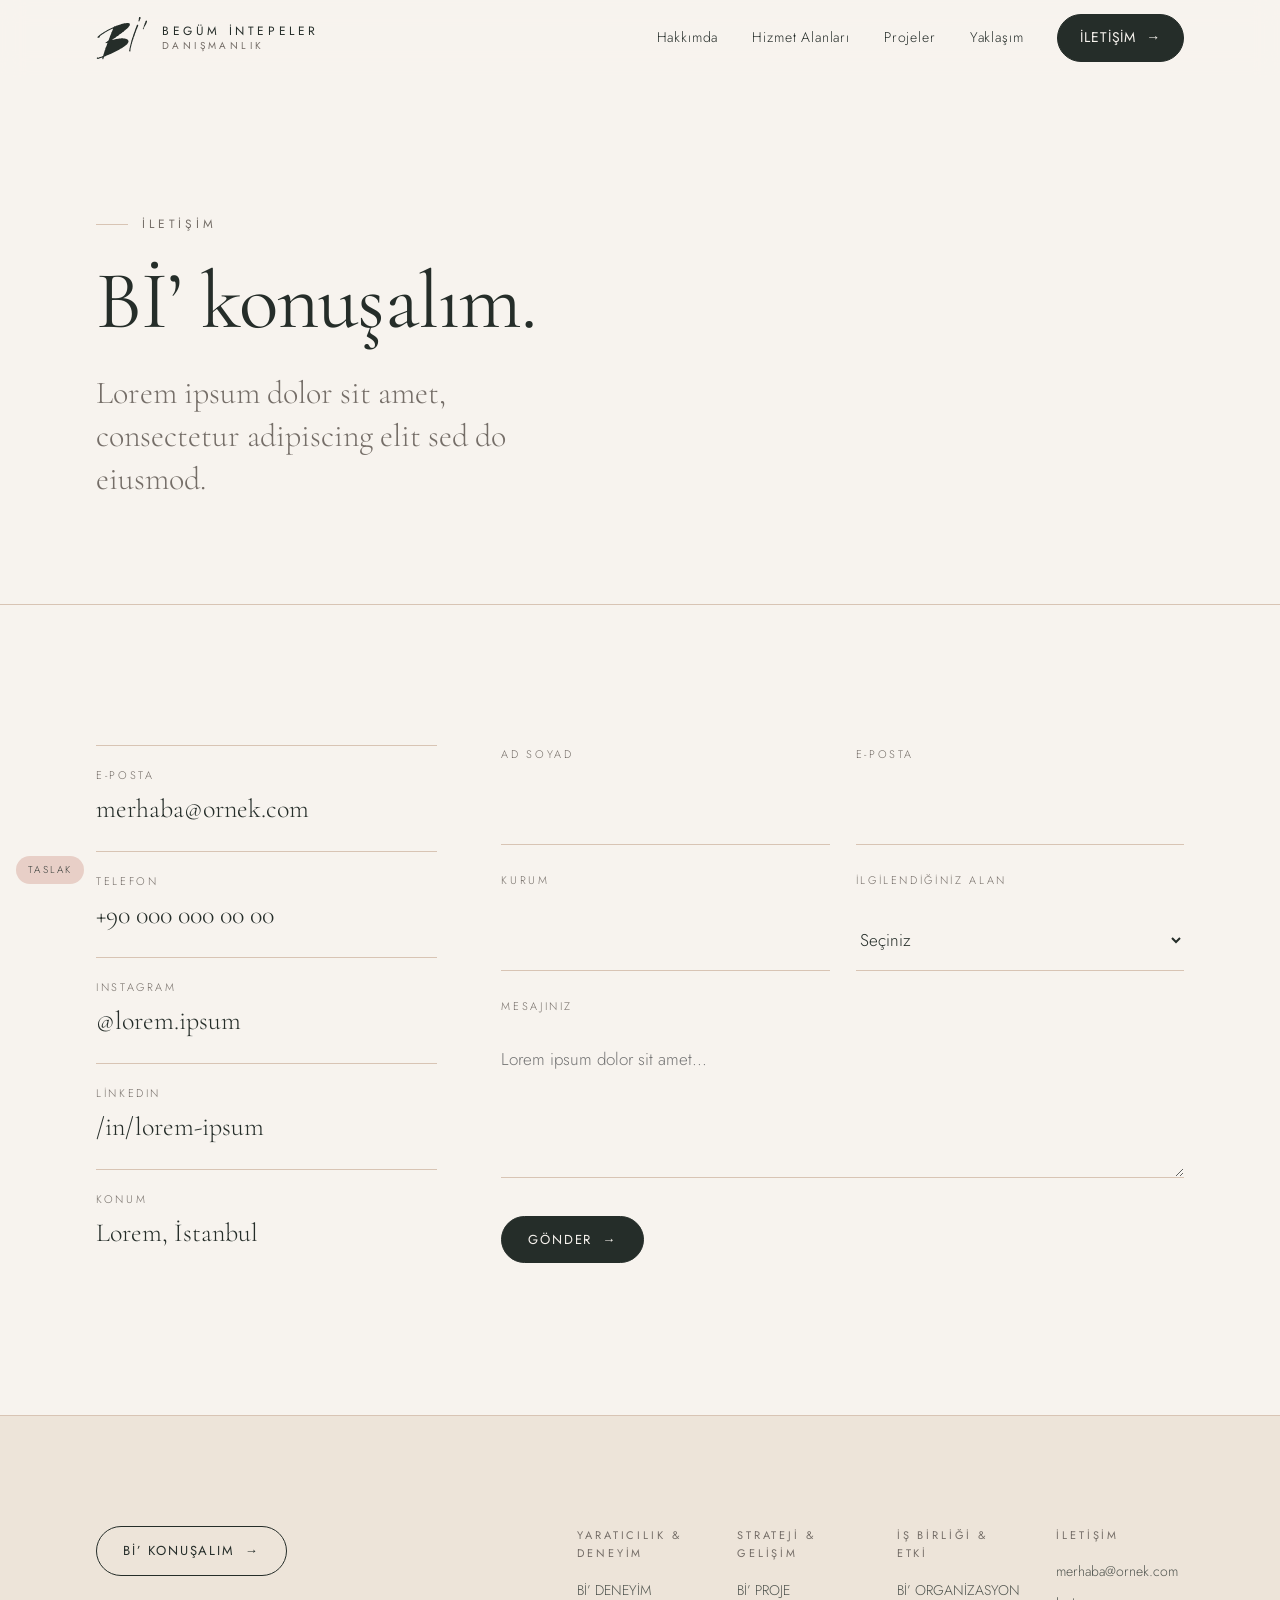
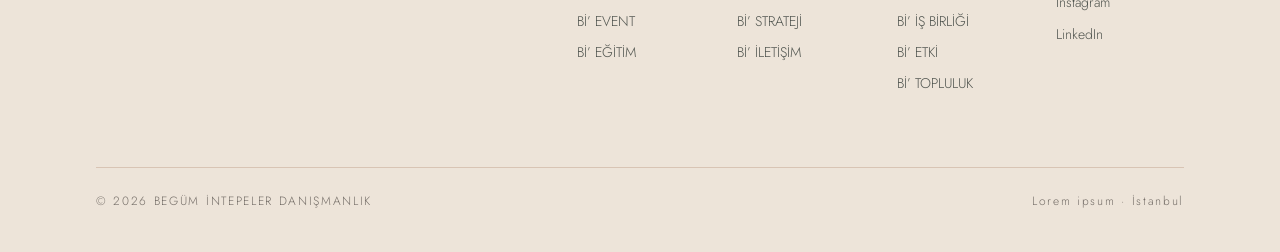
<file: iletisim.html>
<!doctype html>
<html lang="tr">
<head>
  <meta charset="utf-8">
  <meta name="viewport" content="width=device-width, initial-scale=1">
  <title>İletişim — Bİ’</title>
  <link rel="icon" href="assets/img/bi-monogram.svg">
  <link rel="preconnect" href="https://fonts.googleapis.com">
  <link rel="preconnect" href="https://fonts.gstatic.com" crossorigin>
  <link href="https://fonts.googleapis.com/css2?family=Cormorant+Garamond:ital,wght@0,400;0,500;1,400&family=Jost:wght@300;400&family=Noto+Serif:ital@1&display=swap" rel="stylesheet">
  <link rel="stylesheet" href="assets/css/style.css">
</head>
<body data-page="iletisim" data-render="iletisim">
  <div id="site-header"></div>
  <main>
    <section class="page-hero">
      <div class="wrap">
        <span class="eyebrow">İletişim</span>
        <h1 class="display fade-up">Bİ’ konuşalım.</h1>
        <p class="lead">Lorem ipsum dolor sit amet, consectetur adipiscing elit sed do eiusmod.</p>
      </div>
    </section>
    <section class="section">
      <div class="wrap split">
        <div>
          <ul class="contact-list">
            <li><small>E-posta</small><a href="mailto:merhaba@ornek.com">merhaba@ornek.com</a></li>
            <li><small>Telefon</small><a href="tel:+900000000000">+90 000 000 00 00</a></li>
            <li><small>Instagram</small><a href="#">@lorem.ipsum</a></li>
            <li><small>LinkedIn</small><a href="#">/in/lorem-ipsum</a></li>
            <li><small>Konum</small><span>Lorem, İstanbul</span></li>
          </ul>
        </div>
        <form class="form" id="contact-form">
          <div class="form-2">
            <div class="field"><label for="f-name">Ad soyad</label><input id="f-name" required></div>
            <div class="field"><label for="f-mail">E-posta</label><input id="f-mail" type="email" required></div>
          </div>
          <div class="form-2">
            <div class="field"><label for="f-org">Kurum</label><input id="f-org"></div>
            <div class="field"><label for="f-service">İlgilendiğiniz alan</label><select id="f-service"></select></div>
          </div>
          <div class="field"><label for="f-msg">Mesajınız</label><textarea id="f-msg" placeholder="Lorem ipsum dolor sit amet..."></textarea></div>
          <div style="display:flex;flex-wrap:wrap;align-items:center;gap:20px">
            <button class="btn btn--fill" type="submit">Gönder <span class="arr">→</span></button>
            <span class="form-note" id="form-note"></span>
          </div>
        </form>
      </div>
    </section>

  </main>
  <div id="site-footer"></div>
  <script src="assets/js/main.js"></script>
</body>
</html>
</file>
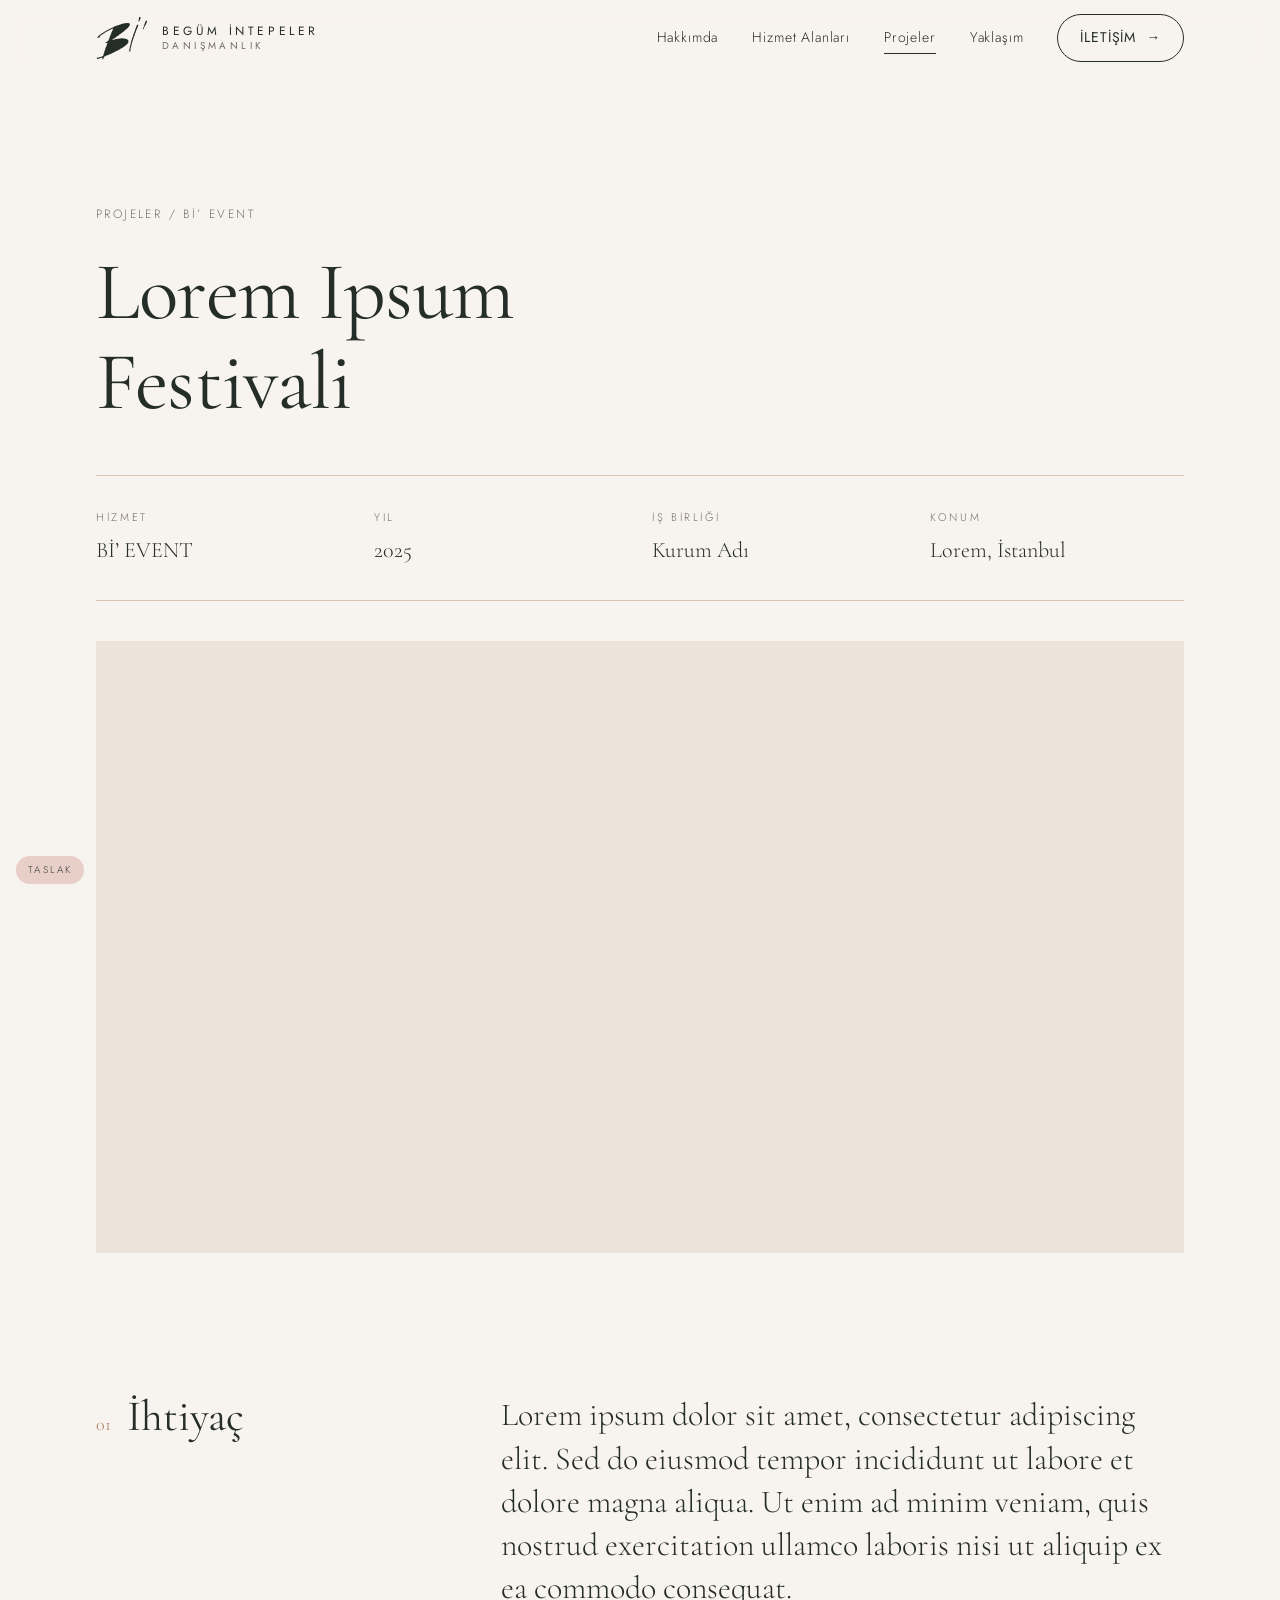
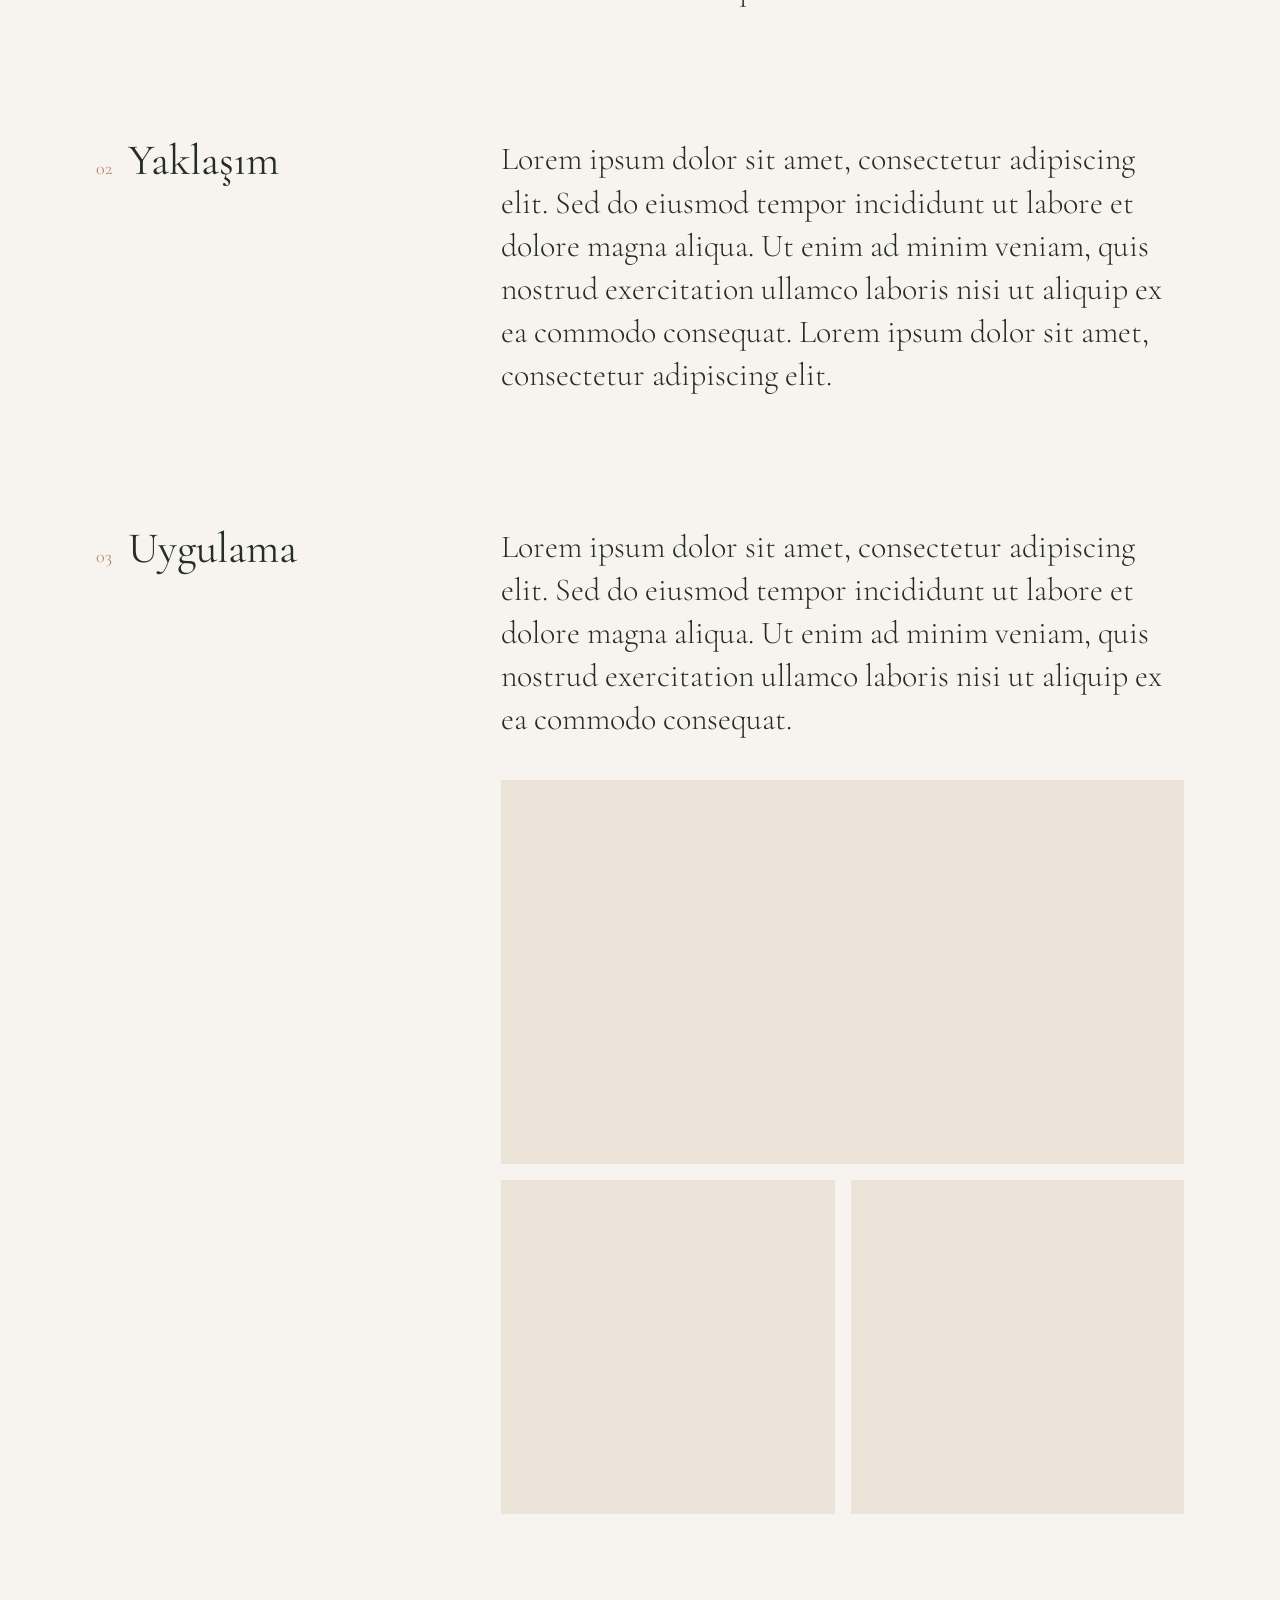
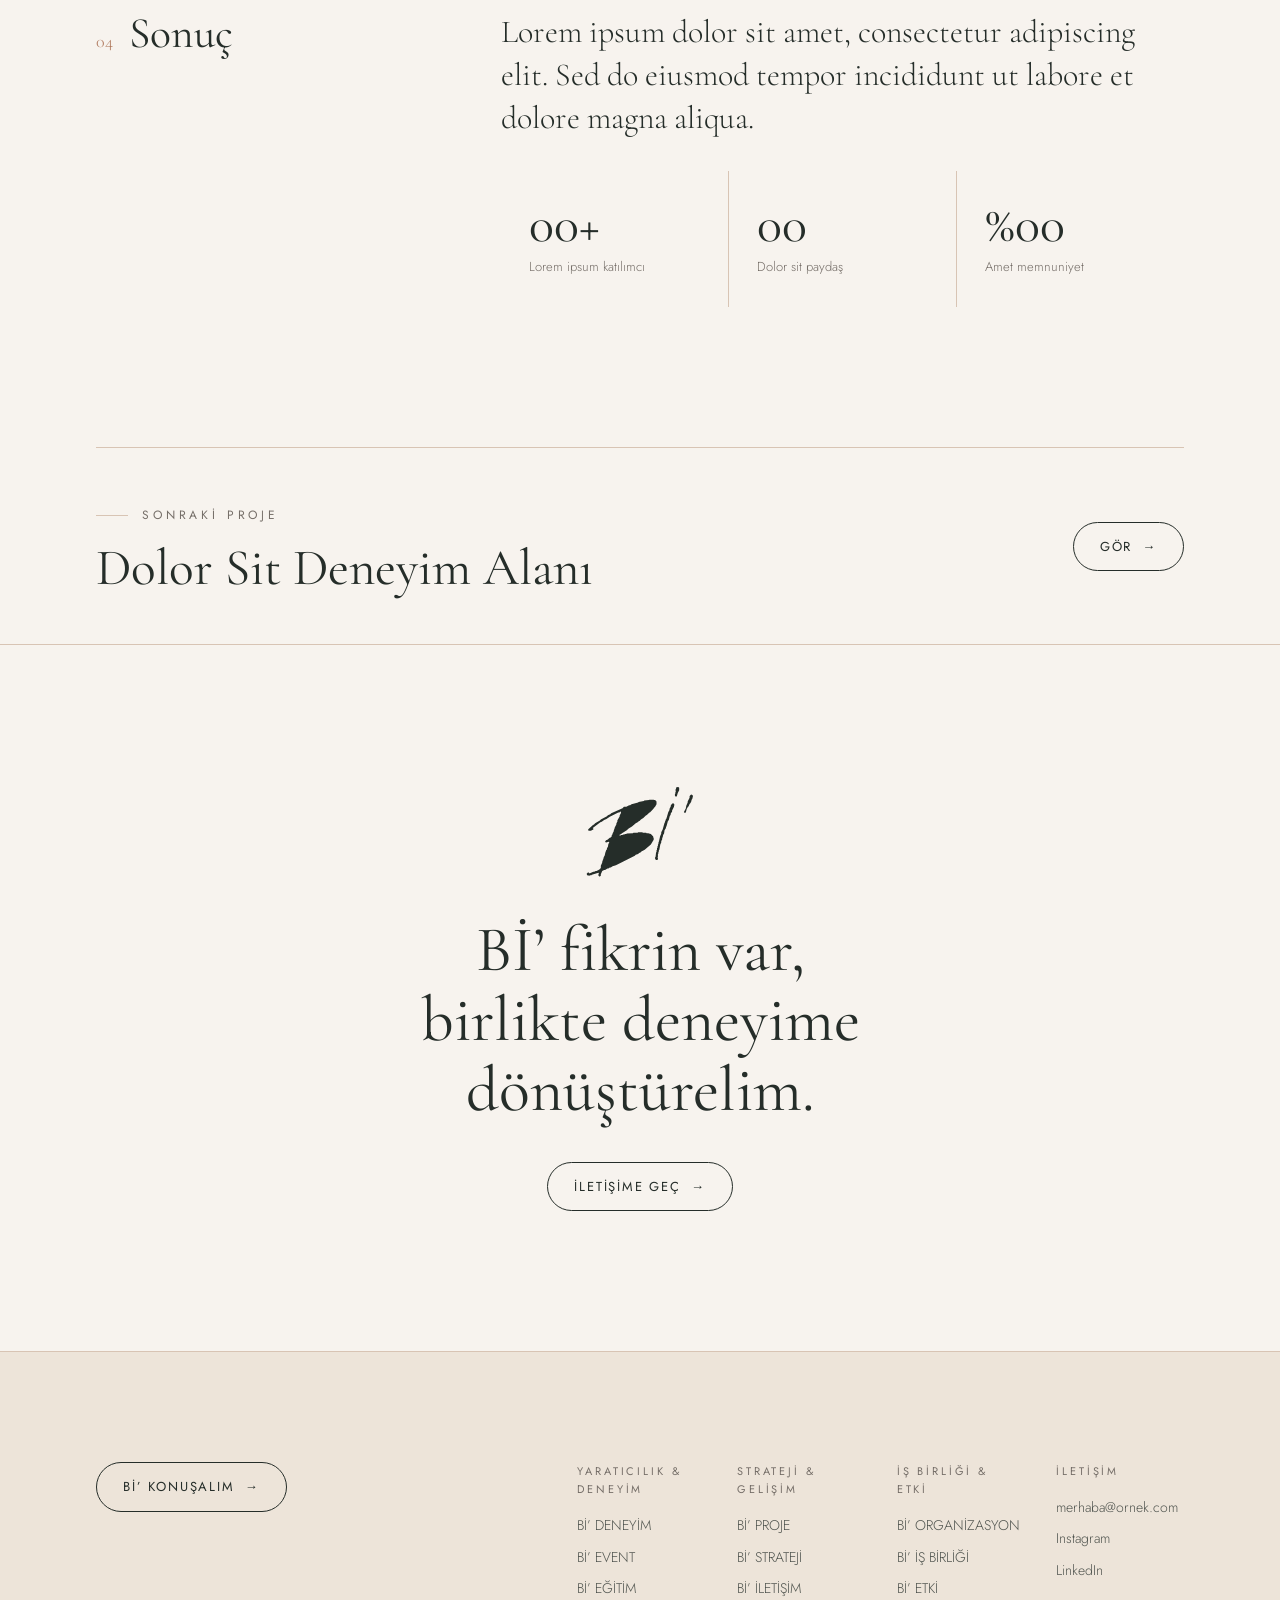
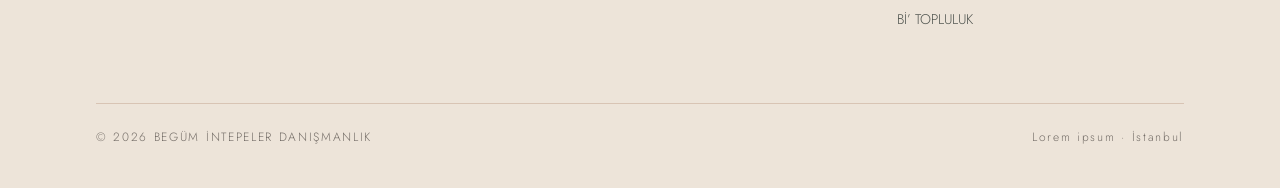
<file: proje.html>
<!doctype html>
<html lang="tr">
<head>
  <meta charset="utf-8">
  <meta name="viewport" content="width=device-width, initial-scale=1">
  <title>Proje — Bİ’</title>
  <link rel="icon" href="assets/img/bi-monogram.svg">
  <link rel="preconnect" href="https://fonts.googleapis.com">
  <link rel="preconnect" href="https://fonts.gstatic.com" crossorigin>
  <link href="https://fonts.googleapis.com/css2?family=Cormorant+Garamond:ital,wght@0,400;0,500;1,400&family=Jost:wght@300;400&family=Noto+Serif:ital@1&display=swap" rel="stylesheet">
  <link rel="stylesheet" href="assets/css/style.css">
</head>
<body data-page="projeler" data-render="proje">
  <div id="site-header"></div>
  <main>
    <section class="page-hero" style="border:0;padding-bottom:40px"><div class="wrap" id="proj-hero"></div></section>
    <div class="wrap" id="proj-cover"></div>
    <section class="section"><div class="wrap flow" id="proj-flow"></div></section>
    <div class="wrap" id="proj-next"></div>
    <section class="section cta">
      <div class="wrap reveal">
        <span class="sig" aria-hidden="true"></span>
        <h2>Bİ’ fikrin var, birlikte deneyime dönüştürelim.</h2>
        <a href="iletisim.html" class="btn">İletişime geç <span class="arr">→</span></a>
      </div>
    </section>
  </main>
  <div id="site-footer"></div>
  <script src="assets/js/main.js"></script>
</body>
</html>
</file>
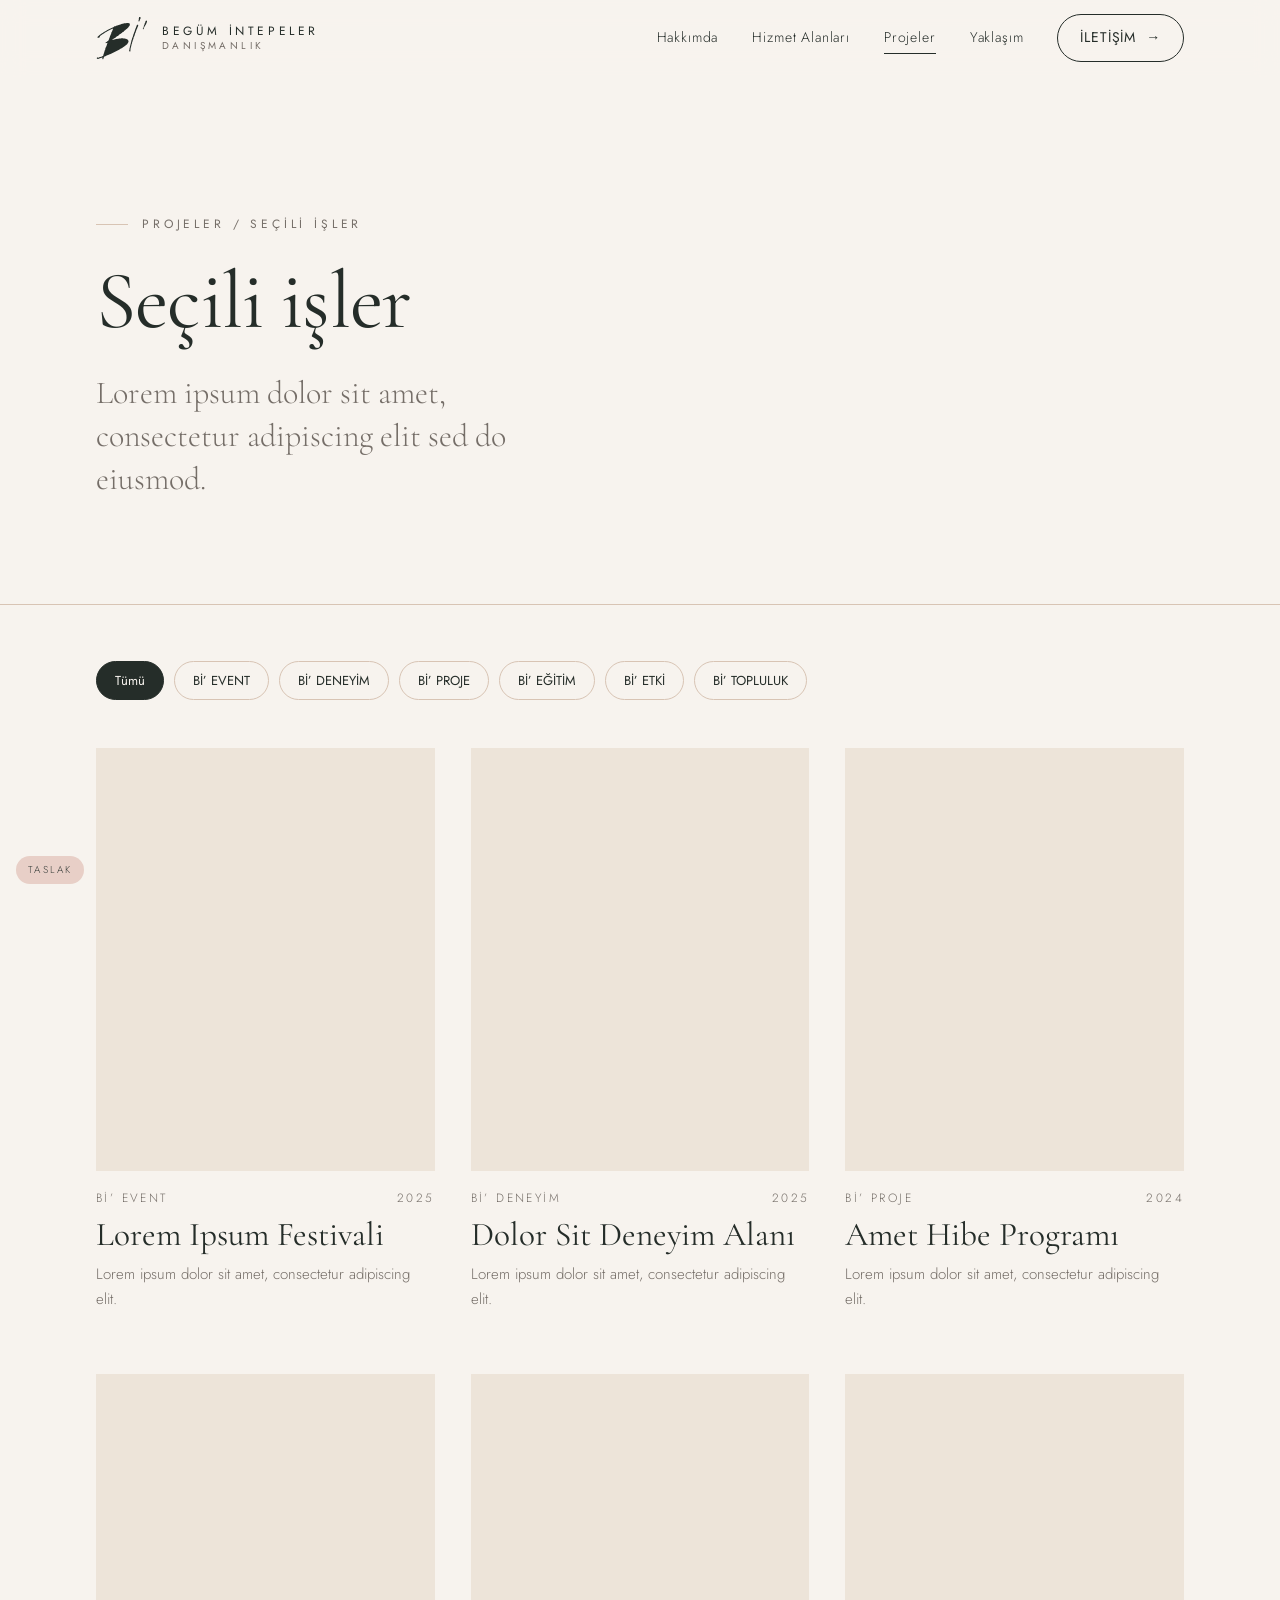
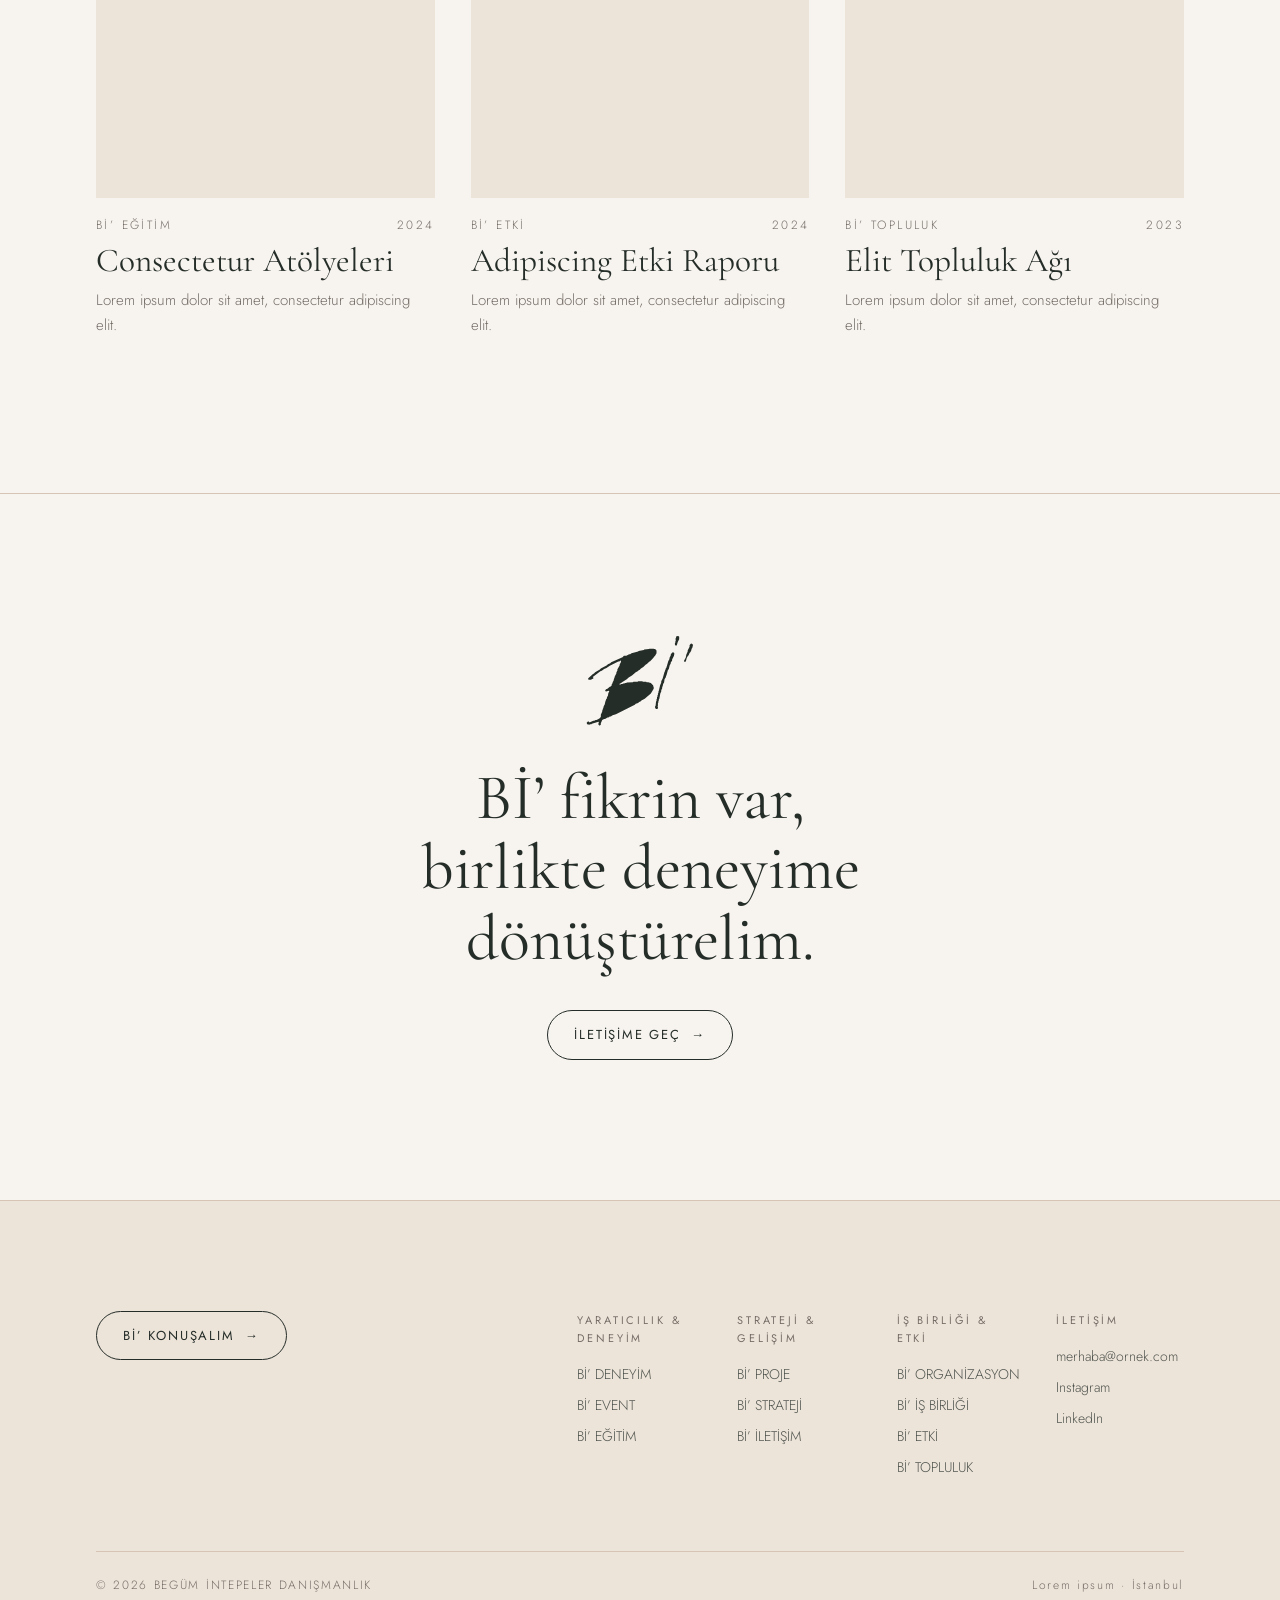
<file: projeler.html>
<!doctype html>
<html lang="tr">
<head>
  <meta charset="utf-8">
  <meta name="viewport" content="width=device-width, initial-scale=1">
  <title>Projeler — Bİ’</title>
  <link rel="icon" href="assets/img/bi-monogram.svg">
  <link rel="preconnect" href="https://fonts.googleapis.com">
  <link rel="preconnect" href="https://fonts.gstatic.com" crossorigin>
  <link href="https://fonts.googleapis.com/css2?family=Cormorant+Garamond:ital,wght@0,400;0,500;1,400&family=Jost:wght@300;400&family=Noto+Serif:ital@1&display=swap" rel="stylesheet">
  <link rel="stylesheet" href="assets/css/style.css">
</head>
<body data-page="projeler" data-render="projeler">
  <div id="site-header"></div>
  <main>
    <section class="page-hero">
      <div class="wrap">
        <span class="eyebrow">Projeler / Seçili işler</span>
        <h1 class="display fade-up">Seçili işler</h1>
        <p class="lead">Lorem ipsum dolor sit amet, consectetur adipiscing elit sed do eiusmod.</p>
      </div>
    </section>
    <section class="section" style="padding-top:56px">
      <div class="wrap">
        <div class="filters" id="filters"></div>
        <div class="works works--3" id="all-works"></div>
      </div>
    </section>
    <section class="section cta">
      <div class="wrap reveal">
        <span class="sig" aria-hidden="true"></span>
        <h2>Bİ’ fikrin var, birlikte deneyime dönüştürelim.</h2>
        <a href="iletisim.html" class="btn">İletişime geç <span class="arr">→</span></a>
      </div>
    </section>
  </main>
  <div id="site-footer"></div>
  <script src="assets/js/main.js"></script>
</body>
</html>
</file>
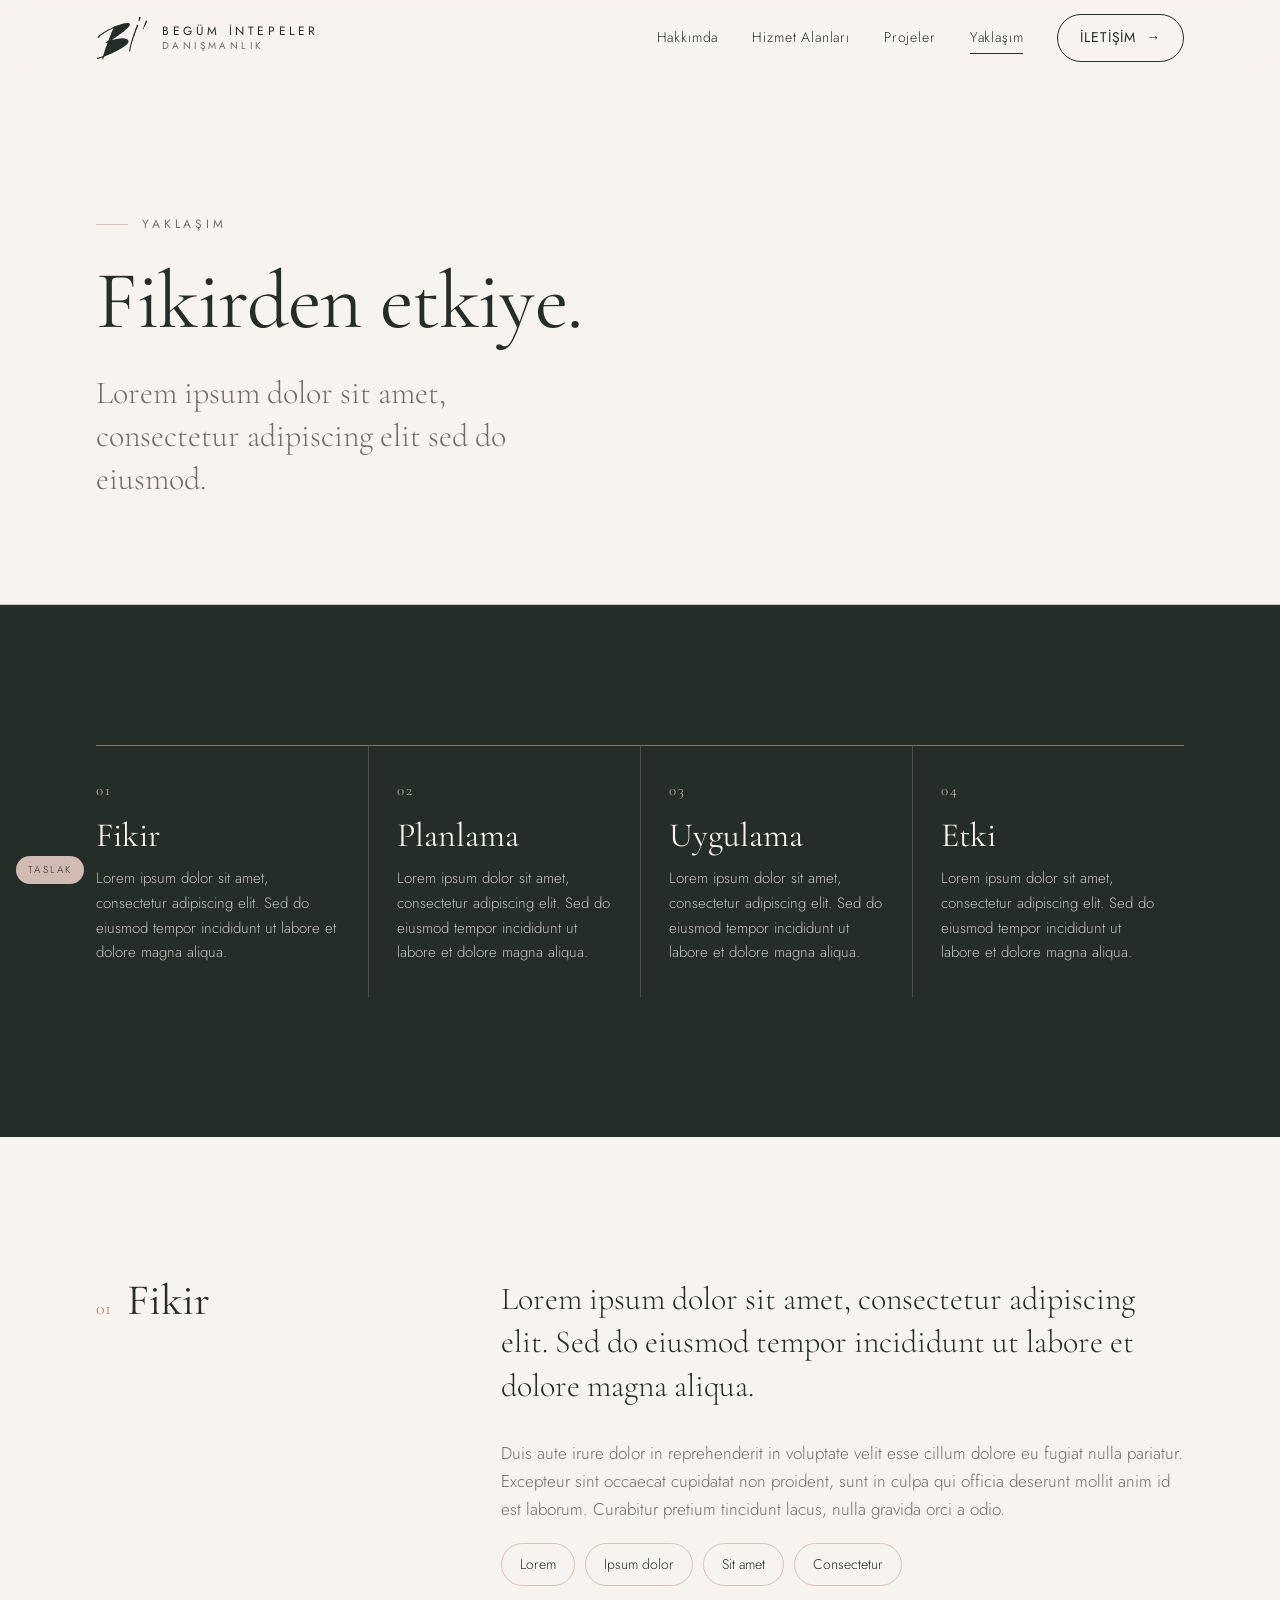
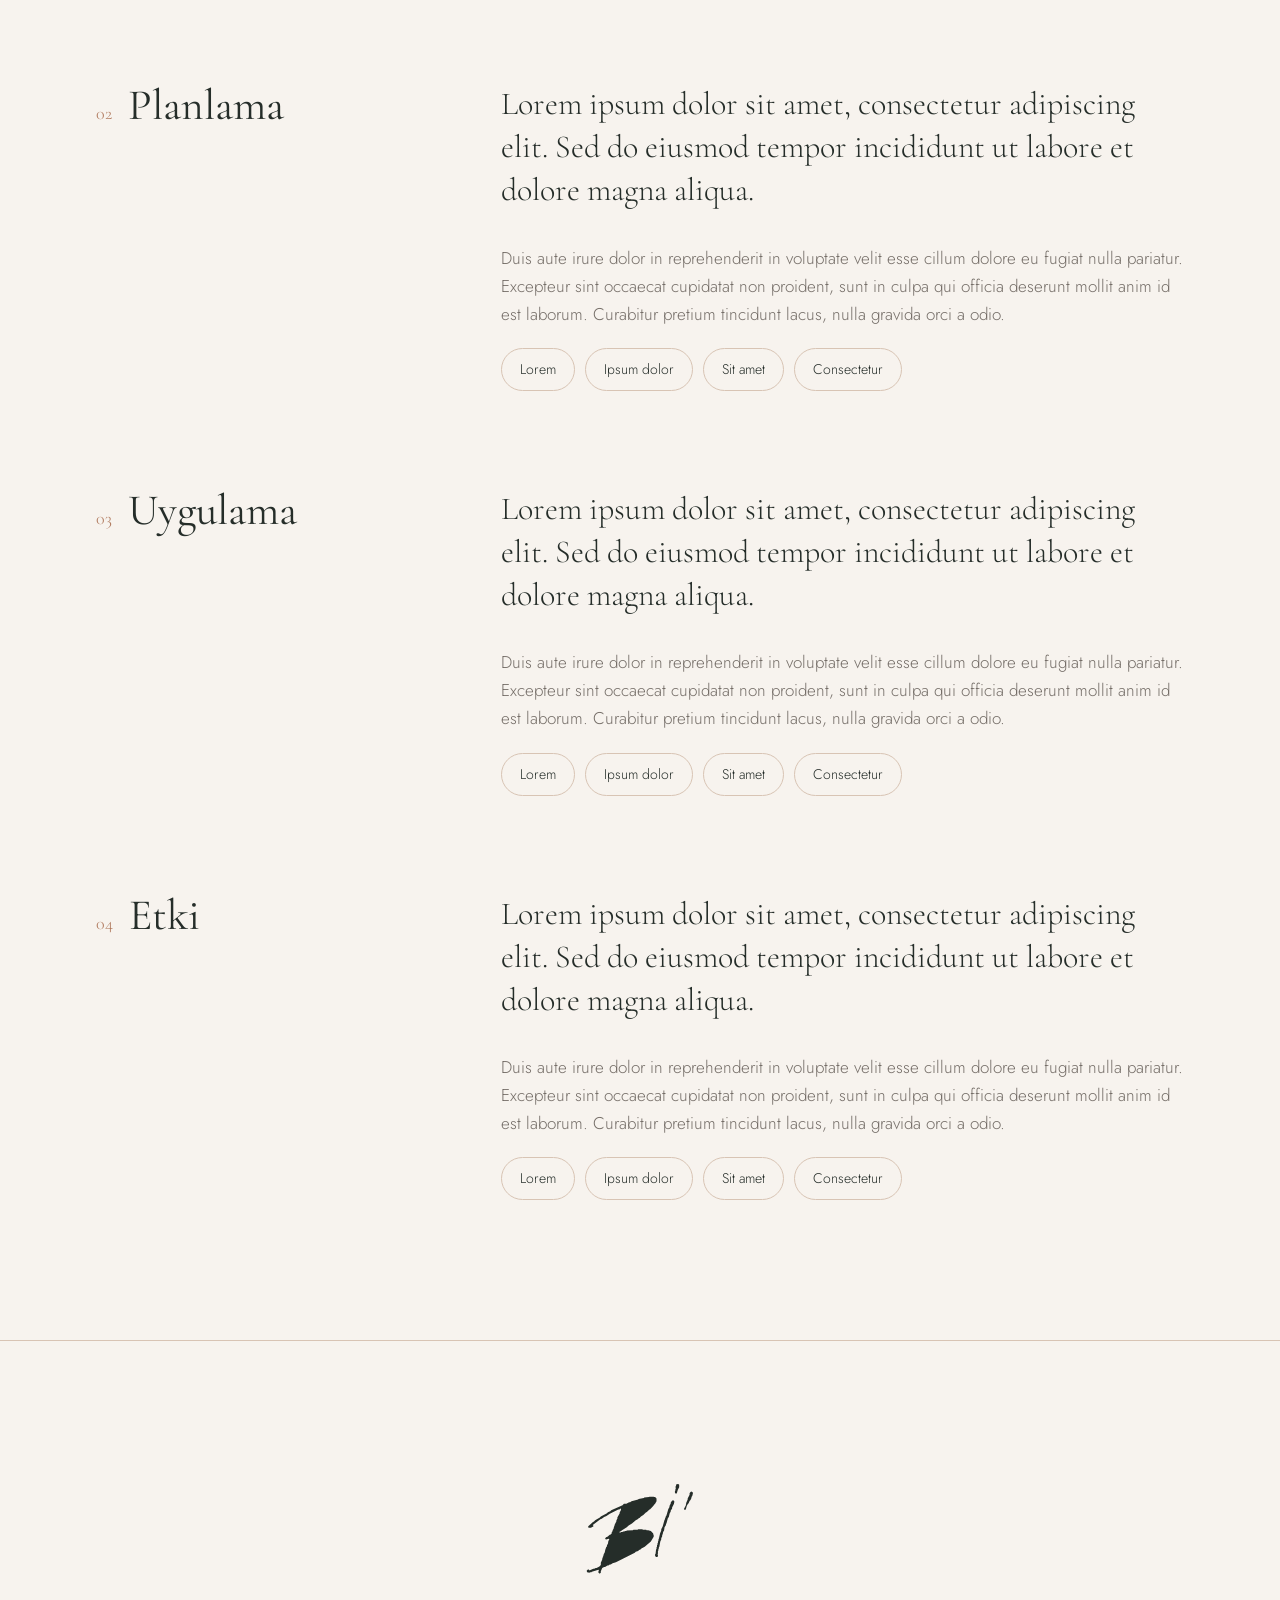
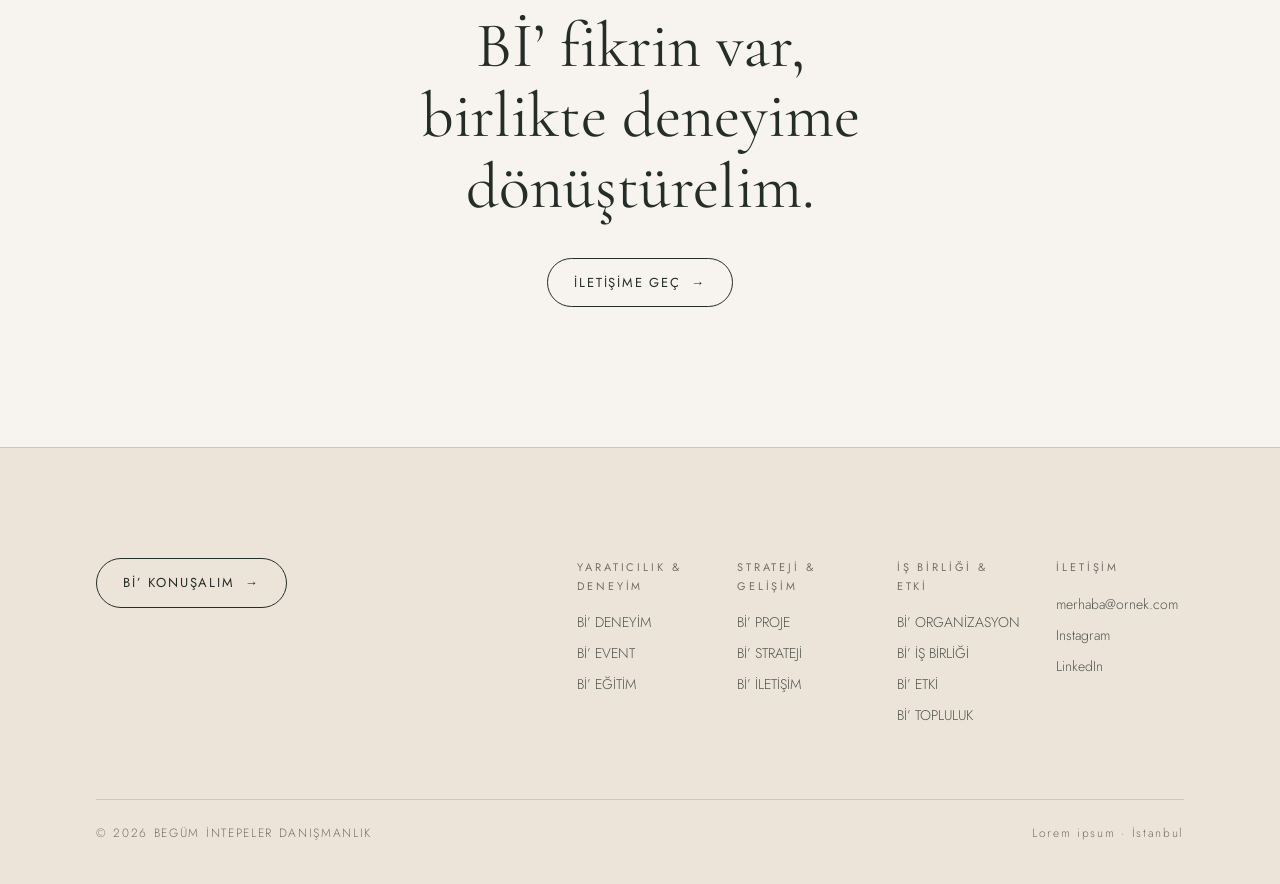
<file: yaklasim.html>
<!doctype html>
<html lang="tr">
<head>
  <meta charset="utf-8">
  <meta name="viewport" content="width=device-width, initial-scale=1">
  <title>Yaklaşım — Bİ’</title>
  <link rel="icon" href="assets/img/bi-monogram.svg">
  <link rel="preconnect" href="https://fonts.googleapis.com">
  <link rel="preconnect" href="https://fonts.gstatic.com" crossorigin>
  <link href="https://fonts.googleapis.com/css2?family=Cormorant+Garamond:ital,wght@0,400;0,500;1,400&family=Jost:wght@300;400&family=Noto+Serif:ital@1&display=swap" rel="stylesheet">
  <link rel="stylesheet" href="assets/css/style.css">
</head>
<body data-page="yaklasim" data-render="yaklasim">
  <div id="site-header"></div>
  <main>
    <section class="page-hero">
      <div class="wrap">
        <span class="eyebrow">Yaklaşım</span>
        <h1 class="display fade-up">Fikirden etkiye.</h1>
        <p class="lead">Lorem ipsum dolor sit amet, consectetur adipiscing elit sed do eiusmod.</p>
      </div>
    </section>
    <section class="section section--ink"><div class="wrap" id="yaklasim-steps"></div></section>
    <section class="section"><div class="wrap flow" id="yaklasim-detail"></div></section>
    <section class="section cta">
      <div class="wrap reveal">
        <span class="sig" aria-hidden="true"></span>
        <h2>Bİ’ fikrin var, birlikte deneyime dönüştürelim.</h2>
        <a href="iletisim.html" class="btn">İletişime geç <span class="arr">→</span></a>
      </div>
    </section>
  </main>
  <div id="site-footer"></div>
  <script src="assets/js/main.js"></script>
</body>
</html>
</file>
<file: assets/css/style.css>
/* Bİ’ — Begüm İntepeler Danışmanlık · taslak stil */
:root {
  --ivory: #F7F3EE;      /* kırık beyaz */
  --sand: #EDE4D9;       /* kum */
  --beige: #D8C4B4;      /* bej çizgi */
  --ink: #252D29;        /* koyu füme */
  --stone: #756E68;      /* ikincil metin */
  --powder: #E6CBC2;     /* pudra */
  --sage: #A9B5A0;       /* adaçayı */
  --earth: #B07A5E;      /* sıcak toprak */
  --accent: var(--ink);

  --serif: "Cormorant Garamond", Georgia, serif;
  --sans: "Jost", Arial, sans-serif;
  --italic: "Noto Serif", Georgia, serif;

  --wrap: 1200px;
  --gutter: clamp(20px, 5vw, 56px);
  --ease: cubic-bezier(.2, .7, .2, 1);
}

*, *::before, *::after { box-sizing: border-box; }
html { scroll-behavior: smooth; }
body {
  margin: 0;
  background: var(--ivory);
  color: var(--ink);
  font-family: var(--sans);
  font-weight: 300;
  font-size: 17px;
  line-height: 1.65;
  -webkit-font-smoothing: antialiased;
}
img { max-width: 100%; display: block; }
a { color: inherit; text-decoration: none; }
h1, h2, h3, h4 { font-family: var(--serif); font-weight: 400; line-height: 1.1; margin: 0; }
p { margin: 0 0 1em; }

.wrap { max-width: var(--wrap); margin: 0 auto; padding: 0 var(--gutter); }
.section { padding: clamp(72px, 11vw, 140px) 0; }
.section--sand { background: var(--sand); }
.section--ink { background: var(--ink); color: var(--ivory); }

.eyebrow {
  font-family: var(--sans);
  font-size: 12px;
  font-weight: 400;
  letter-spacing: .32em;
  text-transform: uppercase;
  color: var(--stone);
  display: inline-flex; align-items: center; gap: 14px;
}
.eyebrow::before { content: ""; width: 32px; height: 1px; background: var(--beige); }
.section--ink .eyebrow { color: var(--beige); }

.display { font-size: clamp(40px, 6.4vw, 84px); letter-spacing: -.01em; }
.h2 { font-size: clamp(32px, 4.4vw, 56px); }
.lead { font-family: var(--serif); font-size: clamp(22px, 2.5vw, 32px); line-height: 1.35; }
.muted { color: var(--stone); }
.italic { font-family: var(--italic); font-style: italic; }

/* ---------- Bİ’ imzası ---------- */
.sig {
  display: inline-block;
  background: var(--ink); /* Bİ’ imzası her yerde siyah */
  -webkit-mask: url("../img/bi-monogram.svg") no-repeat center / contain;
          mask: url("../img/bi-monogram.svg") no-repeat center / contain;
  aspect-ratio: 232 / 197;
}
.mark { display: inline-flex; align-items: flex-end; gap: .45em; line-height: 1; }
.mark .sig { width: 2.1em; }
.mark__name { font-family: var(--sans); font-weight: 400; letter-spacing: .28em; text-transform: uppercase; padding-bottom: .15em; }

/* ---------- Header ---------- */
.header {
  position: sticky; top: 0; z-index: 50;
  background: rgba(247, 243, 238, .88);
  backdrop-filter: blur(12px);
  border-bottom: 1px solid transparent;
  transition: border-color .3s;
}
.header.is-scrolled { border-color: rgba(216, 196, 180, .6); }
.header__in { display: flex; align-items: center; justify-content: space-between; height: 76px; }
.brand { display: flex; align-items: center; gap: 14px; }
.brand .sig { width: 52px; }
.brand__txt { font-size: 12px; letter-spacing: .3em; line-height: 1.3; font-weight: 400; }
.brand__txt small { display: block; color: var(--stone); font-size: 10px; letter-spacing: .34em; }

.nav { display: flex; align-items: center; gap: 34px; }
.nav a { font-size: 14px; letter-spacing: .06em; position: relative; padding: 4px 0; }
.nav a:not(.btn)::after {
  content: ""; position: absolute; left: 0; bottom: 0; height: 1px; width: 100%;
  background: var(--ink); transform: scaleX(0); transform-origin: left; transition: transform .4s var(--ease);
}
.nav a:not(.btn):hover::after, .nav a.is-active::after { transform: scaleX(1); }

.btn {
  display: inline-flex; align-items: center; gap: 10px;
  padding: 13px 26px; border: 1px solid var(--ink); border-radius: 999px;
  font-size: 13px; letter-spacing: .14em; text-transform: uppercase; font-weight: 400;
  transition: background .3s, color .3s;
  cursor: pointer; background: transparent; color: var(--ink); font-family: var(--sans);
}
.btn:hover, .btn--fill { background: var(--ink); color: var(--ivory); }
.btn--fill:hover { background: transparent; color: var(--ink); }
.section--ink .btn { border-color: var(--ivory); color: var(--ivory); }
.section--ink .btn:hover { background: var(--ivory); color: var(--ink); }
.btn .arr { transition: transform .3s var(--ease); }
.btn:hover .arr { transform: translateX(4px); }

.burger { display: none; width: 44px; height: 44px; border: 0; background: none; cursor: pointer; position: relative; }
.burger span { position: absolute; left: 10px; right: 10px; height: 1px; background: var(--ink); transition: transform .3s, top .3s; }
.burger span:nth-child(1) { top: 18px; }
.burger span:nth-child(2) { top: 26px; }
body.menu-open .burger span:nth-child(1) { top: 22px; transform: rotate(45deg); }
body.menu-open .burger span:nth-child(2) { top: 22px; transform: rotate(-45deg); }

@media (max-width: 900px) {
  .burger { display: block; }
  .nav {
    /* Başlığa göre konumlanır: backdrop-filter sabit konumu başlığa hapsediyor */
    position: absolute; top: 100%; left: 0; right: 0;
    height: calc(100vh - 76px); height: calc(100dvh - 76px);
    overflow-y: auto; background: var(--ivory);
    flex-direction: column; align-items: flex-start; gap: 6px;
    padding: 32px var(--gutter) 48px;
    transform: translateY(-8px); opacity: 0; pointer-events: none;
    transition: opacity .3s, transform .3s;
  }
  .nav a { font-family: var(--serif); font-size: 34px; letter-spacing: 0; }
  .nav .btn { font-family: var(--sans); font-size: 13px; margin-top: 24px; letter-spacing: .14em; }
  body.menu-open { overflow: hidden; }
  body.menu-open .nav { opacity: 1; transform: none; pointer-events: auto; }
  body.menu-open .header { background: var(--ivory); }
  body.menu-open .fab, body.menu-open .draft-badge { display: none; }
  .brand__txt { display: none; }
}

/* Mobilde her sayfada sabit iletişim düğmesi */
.fab {
  position: fixed; right: 16px; bottom: 16px; z-index: 40;
  display: none; align-items: center; gap: 8px;
  background: var(--ink); color: var(--ivory);
  padding: 14px 20px; border-radius: 999px;
  font-size: 13px; letter-spacing: .12em; text-transform: uppercase;
  box-shadow: 0 10px 30px rgba(37, 45, 41, .25);
}
@media (max-width: 900px) { .fab { display: inline-flex; } }

/* ---------- Hero ---------- */
.hero {
  min-height: min(calc(100svh - 76px), 960px);
  display: grid; place-items: center; text-align: center;
  padding: 40px var(--gutter) 80px; position: relative;
}
.hero > div { max-width: 100%; }

/* Slogan odaklı ilk ekran */
.hero2 { position: relative; padding: clamp(40px, 7vw, 96px) 0 clamp(96px, 10vw, 140px); }
.hero2__grid { display: grid; gap: 48px; align-items: center; }
@media (min-width: 900px) { .hero2__grid { grid-template-columns: 7fr 5fr; gap: clamp(48px, 6vw, 96px); } }
.hero2__slogan { font-size: clamp(52px, 8.4vw, 124px); line-height: .98; letter-spacing: -.015em; margin: 28px 0 32px; }
.hero2__slogan .line { display: block; }
.hero2__slogan em { font-style: italic; color: var(--earth); }
.hero2__lead { max-width: 40ch; color: var(--stone); font-size: 18px; }
.hero2__cta { display: flex; flex-wrap: wrap; align-items: center; gap: 28px; margin-top: 36px; }
.link-u { font-size: 13px; letter-spacing: .14em; text-transform: uppercase; border-bottom: 1px solid var(--beige); padding-bottom: 4px; transition: border-color .3s; }
.link-u:hover { border-color: var(--ink); }
.hero2__media { position: relative; max-width: 460px; justify-self: end; width: 100%; }
.hero2__media .ph { aspect-ratio: 4 / 5; }
.hero2__sig {
  position: absolute; left: -36px; bottom: -36px;
  width: 132px; height: 132px; border-radius: 50%;
  background: var(--ivory); display: grid; place-items: center;
  box-shadow: 0 0 0 1px var(--beige);
}
.hero2__sig .sig { width: 76px; color: var(--ink); }
@media (max-width: 899px) {
  .hero2__media { justify-self: stretch; max-width: none; }
  .hero2__media .ph { aspect-ratio: 4 / 3; }
  .hero2__sig { left: auto; right: 20px; bottom: -40px; width: 104px; height: 104px; }
  .hero2__sig .sig { width: 60px; }
}
.hero2 .hero__scroll { bottom: 24px; }
@media (max-width: 899px) { .hero2 .hero__scroll { display: none; } }
.nav .btn { padding: 11px 22px; }
@media (max-width: 600px) {
  .hero__name { font-size: 6vw; letter-spacing: .18em; padding-left: .18em; }
  .hero__sub { letter-spacing: .32em; padding-left: .32em; }
  .draft-badge { display: none; }
}
body { overflow-x: clip; }
.hero .sig { width: clamp(220px, 34vw, 400px); color: var(--ink); }
.hero__name { margin-top: clamp(36px, 6vw, 64px); font-size: clamp(20px, 3vw, 38px); letter-spacing: .28em; font-weight: 400; padding-left: .28em; }
.hero__sub { margin-top: 14px; font-size: clamp(12px, 1.4vw, 18px); letter-spacing: .42em; color: var(--stone); padding-left: .42em; }
.hero__rule { width: min(340px, 60vw); height: 1px; background: var(--beige); margin: 34px auto; }
.hero__slogan { font-family: var(--italic); font-style: italic; font-size: clamp(18px, 2.1vw, 26px); }
.hero__scroll { position: absolute; bottom: 28px; left: 50%; transform: translateX(-50%); font-size: 11px; letter-spacing: .3em; color: var(--stone); display: flex; flex-direction: column; align-items: center; gap: 10px; }
.hero__scroll::after { content: ""; width: 1px; height: 40px; background: linear-gradient(var(--beige), transparent); animation: drip 2.2s infinite var(--ease); }
@keyframes drip { 0% { transform: scaleY(0); transform-origin: top; } 50% { transform: scaleY(1); transform-origin: top; } 51% { transform-origin: bottom; } 100% { transform: scaleY(0); transform-origin: bottom; } }

.sig-draw { animation: sigIn 1.6s var(--ease) both; }
@keyframes sigIn { from { clip-path: inset(0 100% 0 0); } to { clip-path: inset(0 0 0 0); } }
.fade-up { animation: fadeUp 1s var(--ease) both; }
@keyframes fadeUp { from { opacity: 0; transform: translateY(14px); } to { opacity: 1; transform: none; } }

/* ---------- Grid yardımcıları ---------- */
.split { display: grid; grid-template-columns: 1fr; gap: 32px; }
@media (min-width: 900px) { .split { grid-template-columns: 4fr 8fr; gap: 64px; } }
.split--even { }
@media (min-width: 900px) { .split--even { grid-template-columns: 1fr 1fr; } }

.section-head { display: flex; flex-wrap: wrap; justify-content: space-between; align-items: flex-end; gap: 24px; margin-bottom: clamp(40px, 6vw, 72px); }
.section-head .h2 { margin-top: 18px; max-width: 14ch; }

/* ---------- Hizmet grupları ---------- */
.groups { display: grid; gap: 1px; background: var(--beige); border: 1px solid var(--beige); }
@media (min-width: 900px) { .groups { grid-template-columns: repeat(3, 1fr); } }
.group { background: var(--ivory); padding: clamp(28px, 3.4vw, 44px); display: flex; flex-direction: column; }
.section--sand .group { background: var(--sand); }
.group__no { font-family: var(--serif); font-size: 64px; line-height: 1; color: var(--g); }
.group__title { font-size: 13px; letter-spacing: .26em; text-transform: uppercase; font-weight: 400; margin: 18px 0 28px; }
.group__list { list-style: none; margin: 0; padding: 0; }
.group__list li { border-top: 1px solid var(--beige); }
.svc-link { display: grid; grid-template-columns: 1fr auto; align-items: center; gap: 12px; padding: 18px 0; }
.svc-link .mark { font-size: 15px; }
.svc-link .mark .sig { width: 2em; }
.svc-link p { grid-column: 1 / -1; margin: 0; font-size: 14px; color: var(--stone); }
.svc-link .arr { opacity: .35; transition: transform .3s var(--ease), opacity .3s; }
.svc-link:hover .arr { opacity: 1; transform: translateX(4px); }
.svc-link:hover .mark__name { color: var(--g-deep, var(--ink)); }

[data-group="1"] { --g: var(--powder); --g-deep: #A8675A; }
[data-group="2"] { --g: var(--sage); --g-deep: #5F7058; }
[data-group="3"] { --g: var(--earth); --g-deep: #8A5640; }

/* ---------- Fotoğraf yer tutucuları ---------- */
.ph {
  position: relative; overflow: hidden; background: var(--sand);
  aspect-ratio: 4 / 5;
}
.ph::before {
  content: ""; position: absolute; inset: 0;
  background:
    radial-gradient(120% 80% at 20% 10%, rgba(255,255,255,.5), transparent 60%),
    linear-gradient(160deg, var(--t1, #E9DED2), var(--t2, #CDB7A5));
  transition: transform 1.2s var(--ease);
}
.ph::after {
  content: attr(data-label); position: absolute; left: 16px; bottom: 14px;
  font-size: 10px; letter-spacing: .3em; text-transform: uppercase; color: rgba(37,45,41,.55);
}
/* Fotoğraf varsa: --img ile verilir */
.ph[style*="--img"]::before { background: var(--img) center / cover no-repeat; filter: saturate(.82) sepia(.08); }
.ph[style*="--img"]::after { content: none; }
.ph--wide { aspect-ratio: 16 / 9; }
.ph--sq { aspect-ratio: 1; }
.ph--tall { aspect-ratio: 3 / 4; }
.tone-1 { --t1: #EFE3DA; --t2: #D9B9AE; }
.tone-2 { --t1: #E3E6DC; --t2: #A9B5A0; }
.tone-3 { --t1: #EADBCB; --t2: #B98D72; }
.tone-4 { --t1: #E7E1D8; --t2: #8F918A; }
.tone-5 { --t1: #F1E9DF; --t2: #D8C4B4; }
.tone-6 { --t1: #DAD6CC; --t2: #59625C; }

/* ---------- Proje kartları ---------- */
.works { display: grid; gap: clamp(28px, 4vw, 48px) clamp(20px, 3vw, 36px); grid-template-columns: 1fr; }
@media (min-width: 700px) { .works { grid-template-columns: 1fr 1fr; } }
@media (min-width: 1000px) { .works--3 { grid-template-columns: repeat(3, 1fr); } }
.work { display: block; }
.work:hover .ph::before { transform: scale(1.04); }
.work__meta { display: flex; justify-content: space-between; gap: 12px; margin-top: 18px; font-size: 12px; letter-spacing: .2em; text-transform: uppercase; color: var(--stone); }
.work__title { font-size: clamp(26px, 2.6vw, 34px); margin-top: 8px; }
.work__desc { font-size: 15px; color: var(--stone); margin-top: 8px; }
@media (min-width: 1000px) {
  .works--stagger .work:nth-child(even) { margin-top: 96px; }
}

.filters { display: flex; flex-wrap: wrap; gap: 10px; margin-bottom: 48px; }
.chip { border: 1px solid var(--beige); border-radius: 999px; padding: 9px 18px; font-size: 13px; background: none; cursor: pointer; font-family: var(--sans); color: var(--ink); transition: all .25s; }
.chip:hover { border-color: var(--ink); }
.chip.is-on { background: var(--ink); color: var(--ivory); border-color: var(--ink); }

/* ---------- Süreç ---------- */
.steps { display: grid; gap: 0; counter-reset: s; }
@media (min-width: 800px) { .steps { grid-template-columns: repeat(4, 1fr); } }
.step { padding: 32px 28px 32px 0; border-top: 1px solid rgba(216,196,180,.5); position: relative; }
@media (min-width: 800px) { .step + .step { padding-left: 28px; border-left: 1px solid rgba(216,196,180,.25); } }
.step__no { font-family: var(--serif); font-size: 15px; letter-spacing: .1em; color: var(--beige); }
.step h3 { font-size: 34px; margin: 14px 0 12px; }
.step p { font-size: 15px; opacity: .75; margin: 0; }
.section:not(.section--ink) .step { border-color: var(--beige); }
.section:not(.section--ink) .step__no { color: var(--earth); }

/* ---------- CTA ---------- */
.cta { text-align: center; border-top: 1px solid var(--beige); }
.cta .sig { width: 110px; margin-bottom: 28px; }
.cta h2 { font-size: clamp(34px, 5vw, 64px); max-width: 16ch; margin: 0 auto 36px; }

/* ---------- Sayfa başlığı ---------- */
.page-hero { padding: clamp(64px, 10vw, 128px) 0 clamp(40px, 6vw, 72px); border-bottom: 1px solid var(--beige); }
.page-hero h1 { margin: 22px 0 24px; }
.page-hero .lead { max-width: 30ch; color: var(--stone); }
.crumbs { font-size: 12px; letter-spacing: .2em; text-transform: uppercase; color: var(--stone); }
.crumbs a:hover { color: var(--ink); }

/* ---------- Hizmet detay ---------- */
.svc-hero { padding: clamp(56px, 9vw, 120px) 0; background: linear-gradient(180deg, var(--ivory), color-mix(in srgb, var(--g) 22%, var(--ivory))); }
.svc-hero .mark { font-size: clamp(26px, 4.6vw, 60px); margin: 28px 0 26px; }
.svc-hero .mark .sig { width: 2.2em; }
.svc-hero .mark__name { letter-spacing: .2em; }
.svc-hero .scope { font-family: var(--italic); font-style: italic; font-size: clamp(18px, 2vw, 24px); }
.tag { display: inline-block; font-size: 11px; letter-spacing: .24em; text-transform: uppercase; padding: 7px 14px; border-radius: 999px; background: color-mix(in srgb, var(--g) 45%, transparent); }

.list-lines { list-style: none; padding: 0; margin: 0; }
.list-lines li { display: grid; grid-template-columns: 56px 1fr; gap: 16px; padding: 22px 0; border-top: 1px solid var(--beige); }
.list-lines li:last-child { border-bottom: 1px solid var(--beige); }
.list-lines .n { font-family: var(--serif); font-size: 22px; color: var(--g-deep, var(--earth)); }
.list-lines h4 { font-size: 24px; margin-bottom: 6px; }
.list-lines p { margin: 0; font-size: 15px; color: var(--stone); }

.format-card { border: 1px solid var(--beige); padding: 32px; background: var(--ivory); }
.format-card .mark { font-size: 18px; margin-bottom: 14px; }
.format-card p { font-size: 15px; color: var(--stone); margin: 0; }

.sibs { display: flex; flex-wrap: wrap; gap: 12px; }
.sib { border: 1px solid var(--beige); padding: 14px 20px; border-radius: 999px; transition: all .25s; }
.sib .mark { font-size: 12px; }
.sib:hover { border-color: var(--ink); background: var(--ivory); }

/* ---------- Proje detay ---------- */
.facts { display: grid; grid-template-columns: repeat(2, 1fr); gap: 24px; padding: 32px 0; border-top: 1px solid var(--beige); border-bottom: 1px solid var(--beige); margin: 48px 0 0; }
@media (min-width: 800px) { .facts { grid-template-columns: repeat(4, 1fr); } }
.facts dt { font-size: 11px; letter-spacing: .24em; text-transform: uppercase; color: var(--stone); margin-bottom: 6px; }
.facts dd { margin: 0; font-family: var(--serif); font-size: 22px; }

.flow { display: grid; gap: clamp(48px, 8vw, 96px); }
.flow__item { display: grid; gap: 20px; }
@media (min-width: 900px) { .flow__item { grid-template-columns: 4fr 8fr; gap: 64px; } }
.flow__label { display: flex; gap: 16px; align-items: baseline; }
.flow__label .n { font-family: var(--serif); font-size: 18px; color: var(--earth); }
.flow__label h3 { font-size: clamp(30px, 3.4vw, 44px); }

.gallery { display: grid; gap: 16px; grid-template-columns: 1fr 1fr; }
.gallery .ph:first-child { grid-column: 1 / -1; }

.results { display: grid; gap: 1px; background: var(--beige); grid-template-columns: repeat(auto-fit, minmax(180px, 1fr)); margin-top: 32px; }
.results div { background: var(--ivory); padding: 28px; }
.results strong { display: block; font-family: var(--serif); font-weight: 400; font-size: 52px; line-height: 1; }
.results span { font-size: 13px; color: var(--stone); }

.next-proj { display: flex; justify-content: space-between; align-items: center; gap: 24px; padding: 48px 0; border-top: 1px solid var(--beige); }
.next-proj h3 { font-size: clamp(30px, 4vw, 52px); }

/* ---------- Hakkımda ---------- */
.portrait { position: sticky; top: 110px; }
.stats { display: grid; grid-template-columns: repeat(3, 1fr); gap: 16px; margin: 40px 0; }
.stats strong { display: block; font-family: var(--serif); font-weight: 400; font-size: clamp(40px, 5vw, 64px); line-height: 1; }
.stats span { font-size: 13px; color: var(--stone); }
.pill-list { display: flex; flex-wrap: wrap; gap: 10px; list-style: none; padding: 0; margin: 0; }
.pill-list li { padding: 9px 18px; border: 1px solid var(--beige); border-radius: 999px; font-size: 14px; }
.timeline { list-style: none; margin: 0; padding: 0; }
.timeline li { display: grid; grid-template-columns: 110px 1fr; gap: 20px; padding: 20px 0; border-top: 1px solid var(--beige); }
.timeline time { font-family: var(--serif); font-size: 20px; color: var(--earth); }
.timeline h4 { font-family: var(--sans); font-weight: 400; font-size: 17px; margin-bottom: 4px; }
.timeline p { margin: 0; font-size: 15px; color: var(--stone); }

/* ---------- İletişim ---------- */
.form { display: grid; gap: 26px; }
.field { display: grid; gap: 8px; }
.field label { font-size: 11px; letter-spacing: .24em; text-transform: uppercase; color: var(--stone); }
.field input, .field select, .field textarea {
  font: inherit; font-size: 17px; color: var(--ink);
  background: transparent; border: 0; border-bottom: 1px solid var(--beige);
  padding: 10px 0; outline: none; border-radius: 0; transition: border-color .25s;
}
.field textarea { min-height: 130px; resize: vertical; }
.field input:focus, .field select:focus, .field textarea:focus { border-color: var(--ink); }
.form-2 { display: grid; gap: 26px; }
@media (min-width: 700px) { .form-2 { grid-template-columns: 1fr 1fr; } }
.form-note { font-size: 14px; color: var(--earth); min-height: 1.5em; }
.contact-list { list-style: none; padding: 0; margin: 0; }
.contact-list li { padding: 20px 0; border-top: 1px solid var(--beige); }
.contact-list small { display: block; font-size: 11px; letter-spacing: .24em; text-transform: uppercase; color: var(--stone); margin-bottom: 4px; }
.contact-list a, .contact-list span { font-family: var(--serif); font-size: 26px; }
.contact-list a:hover { color: var(--earth); }

/* ---------- Footer ---------- */
.footer { background: var(--sand); color: var(--ink); border-top: 1px solid var(--beige); padding: clamp(64px, 9vw, 110px) 0 40px; }
.footer__top { display: grid; gap: 48px; }
@media (min-width: 900px) { .footer__top { grid-template-columns: 5fr 7fr; } }
.footer .sig { width: 120px; }
.footer__slogan { font-family: var(--italic); font-style: italic; font-size: 20px; margin-top: 24px; color: var(--ink); }
.footer__cols { display: grid; gap: 32px; grid-template-columns: repeat(2, 1fr); }
@media (min-width: 700px) { .footer__cols { grid-template-columns: repeat(4, 1fr); } }
.footer h5 { font-size: 11px; font-weight: 400; letter-spacing: .26em; text-transform: uppercase; color: var(--stone); margin: 0 0 16px; }
.footer ul { list-style: none; margin: 0; padding: 0; display: grid; gap: 8px; font-size: 14px; }
.footer ul a { opacity: .78; }
.footer ul a:hover { opacity: 1; }
.footer__bottom { display: flex; flex-wrap: wrap; justify-content: space-between; gap: 12px; margin-top: 72px; padding-top: 24px; border-top: 1px solid var(--beige); font-size: 12px; letter-spacing: .14em; color: var(--stone); }
@media (max-width: 900px) { .footer { padding-bottom: 96px; } }

/* ---------- Görünür olunca belirme ---------- */
.reveal { opacity: 0; transform: translateY(24px); transition: opacity 1s var(--ease), transform 1s var(--ease); }
.reveal.is-in { opacity: 1; transform: none; }
@media (prefers-reduced-motion: reduce) {
  .reveal { opacity: 1; transform: none; transition: none; }
  .sig-draw, .fade-up { animation: none; }
}

.draft-badge { position: fixed; left: 16px; bottom: 16px; z-index: 39; font-size: 10px; letter-spacing: .24em; text-transform: uppercase; background: var(--powder); color: var(--ink); padding: 6px 12px; border-radius: 999px; opacity: .9; }
@media (max-width: 900px) { .draft-badge { bottom: auto; top: 84px; left: 12px; } }
</file>
